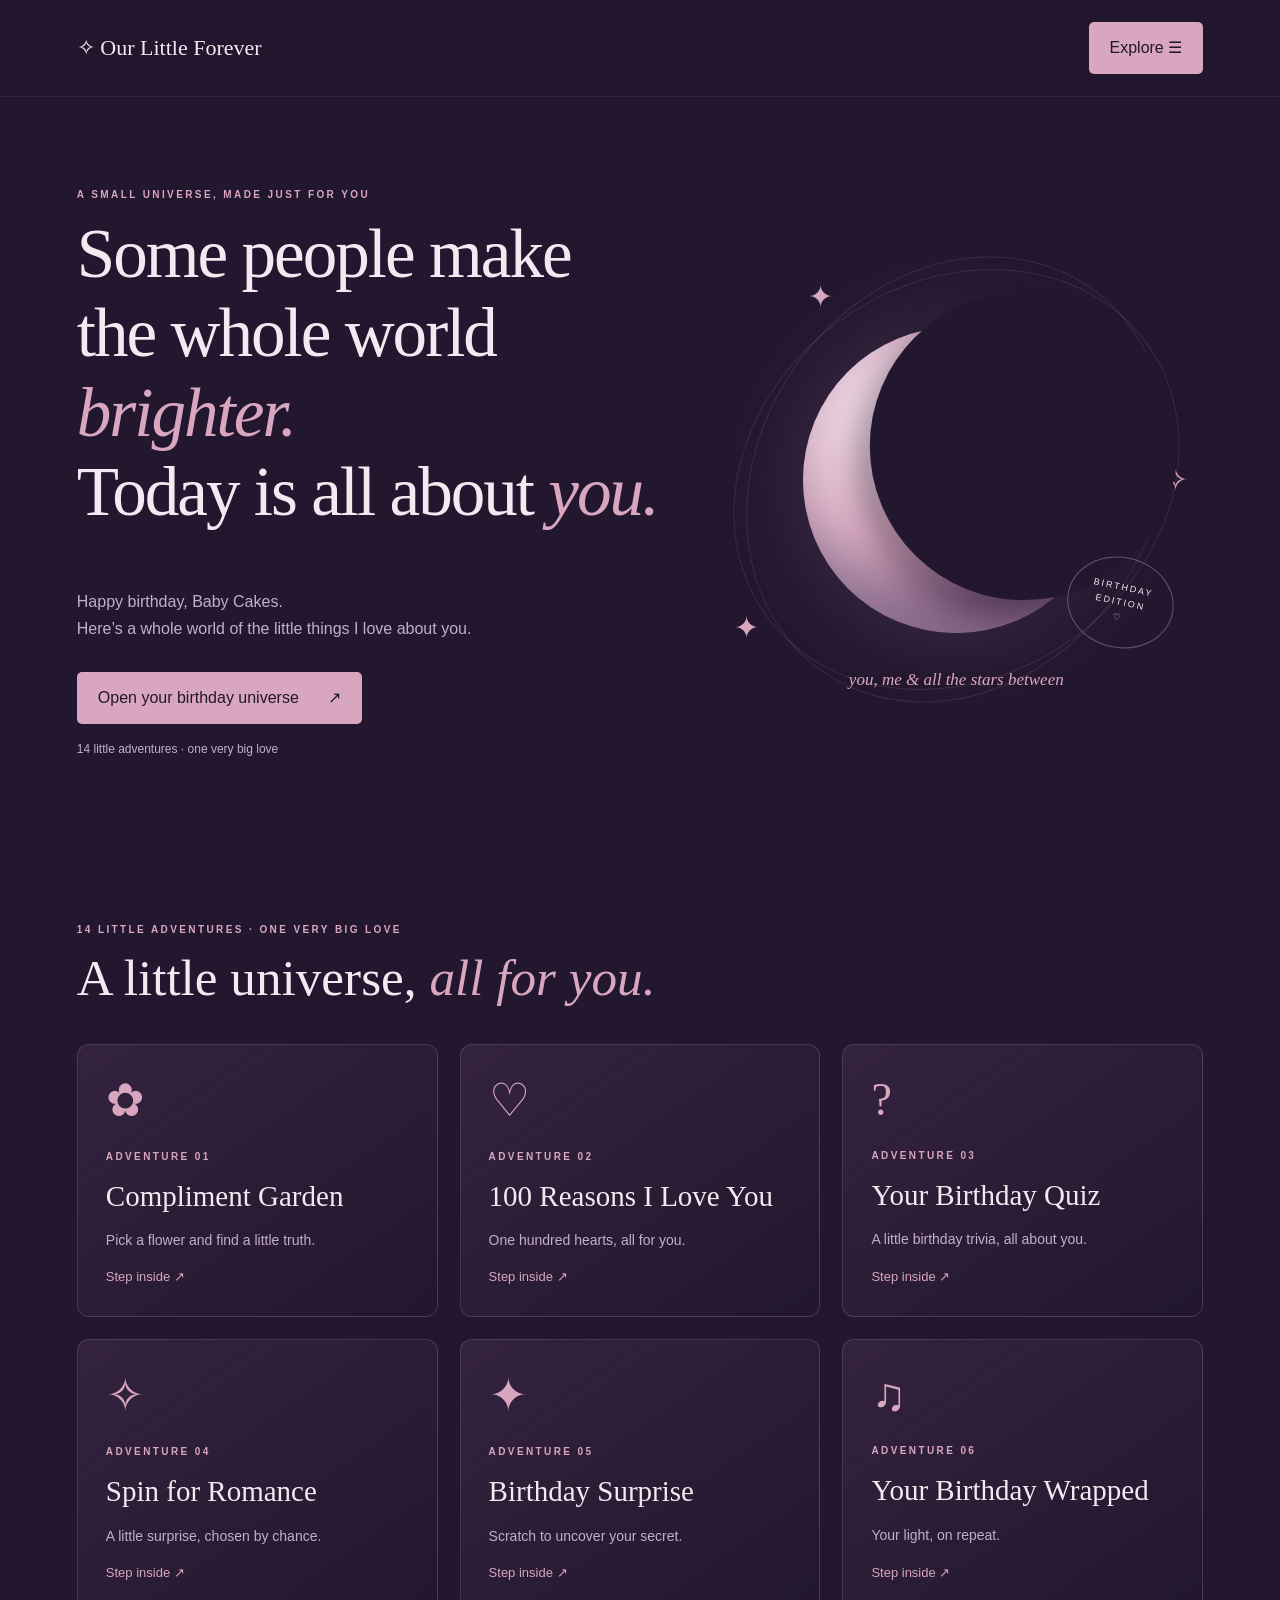
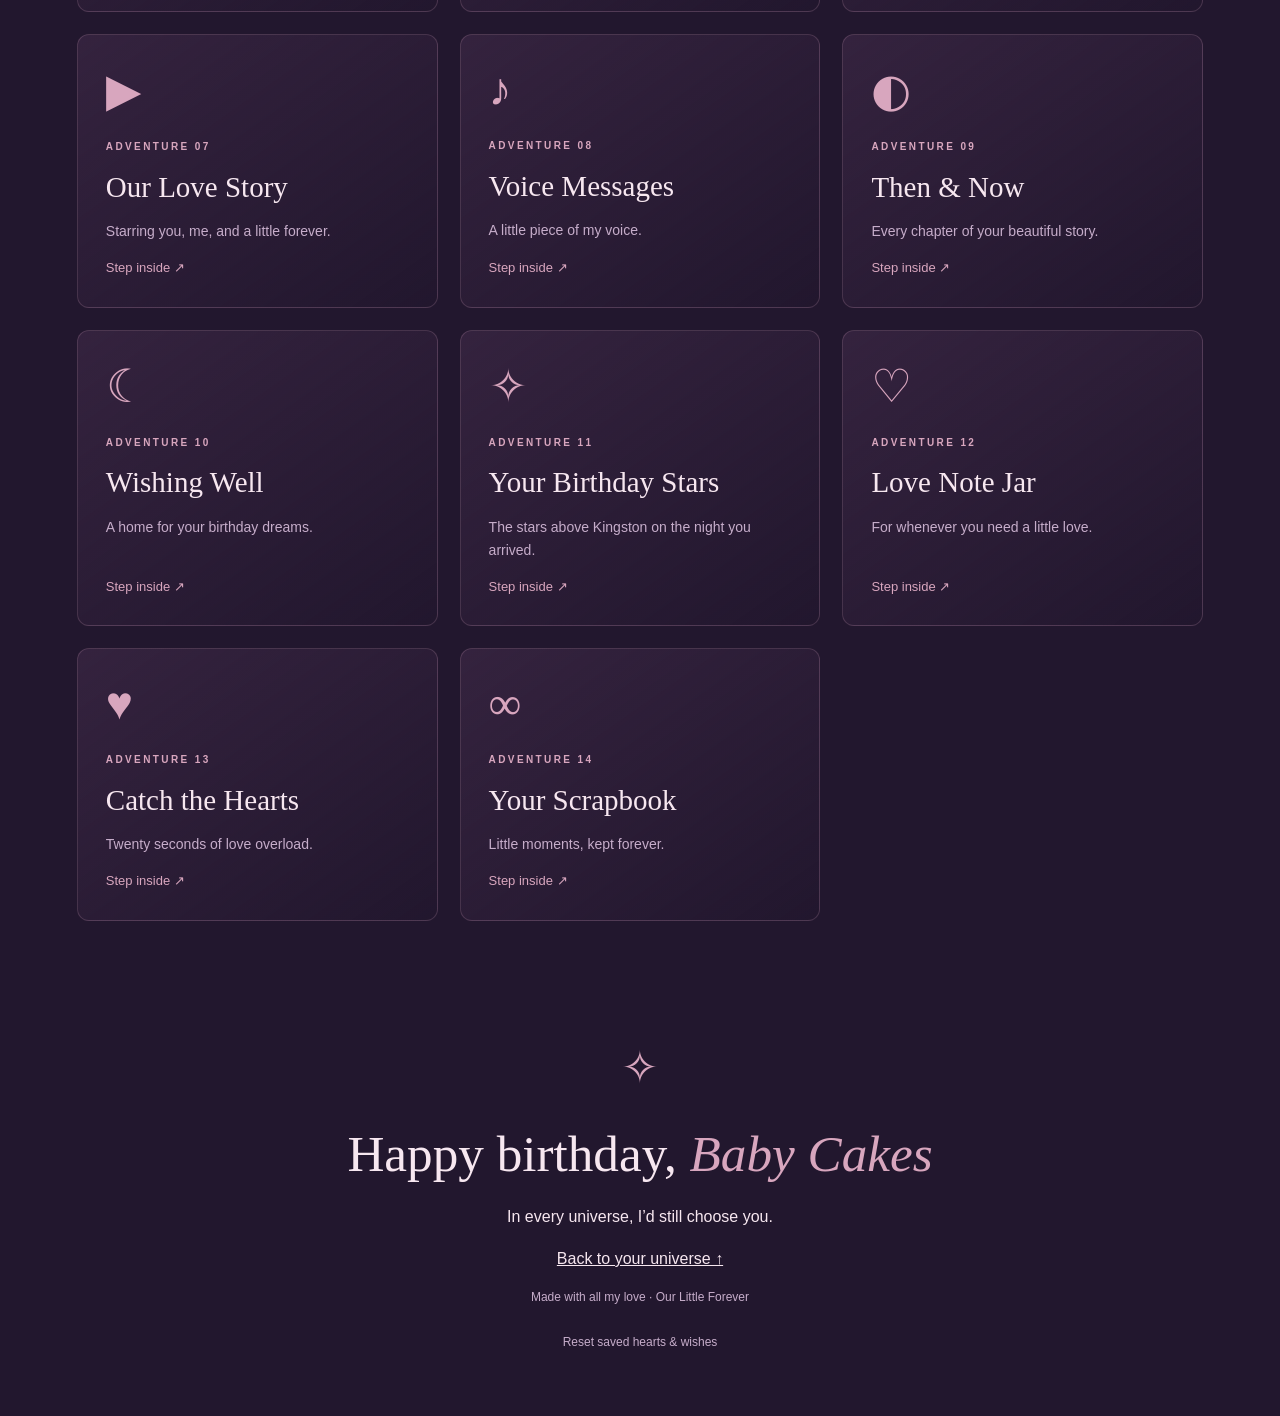
<file: index.html>
<!doctype html><html lang="en"><head><meta charset="utf-8"><meta name="viewport" content="width=device-width,initial-scale=1"><meta name="theme-color" content="#22172E"><meta name="description" content="A birthday universe for Baby Cakes. Fourteen little ways to say I love you."><title>Your Birthday Universe · Our Little Forever</title><link rel="stylesheet" href="style.css?v=photos-story-20261114"></head><body><a class="skip" href="#main">Skip to content</a><header><a class="brand" href="index.html">✧ Our Little Forever</a><button id="menu" aria-expanded="false" aria-controls="nav">Explore ☰</button><nav id="nav"><a href="index.html">Home</a><a href="garden.html">Compliment Garden</a><a href="reasons.html">100 Reasons I Love You</a><a href="quiz.html">Your Birthday Quiz</a><a href="wheel.html">Spin for Romance</a><a href="surprise.html">Birthday Surprise</a><a href="wrapped.html">Your Birthday Wrapped</a><a href="story.html">Our Love Story</a><a href="voice.html">Voice Messages</a><a href="photos.html">Then & Now</a><a href="wishes.html">Wishing Well</a><a href="constellation.html">Your Birthday Stars</a><a href="notes.html">Love Note Jar</a><a href="catch-hearts.html">Catch the Hearts</a><a href="scrapbook.html">Your Scrapbook</a></nav></header><main id="main"><section class="hero"><div class="hero-copy"><p class="eyebrow">A SMALL UNIVERSE, MADE JUST FOR YOU</p><h1>Some people make<br>the whole world <em>brighter.</em><br>Today is all about <em>you.</em></h1><p class="intro">Happy birthday, <span data-name>Baby Cakes</span>.<br>Here’s a whole world of the little things I love about you.</p><a class="button" href="#experiences">Open your birthday universe <span>↗</span></a><p class="tiny">14 little adventures · one very big love</p></div><div class="moon-art" aria-hidden="true"><div class="orbit o1"></div><div class="orbit o2"></div><span class="s s1">✦</span><span class="s s2">✧</span><span class="s s3">✦</span><div class="moon"></div><p>you, me & all the stars between</p><span class="seal">BIRTHDAY<br>EDITION<br>♡</span></div></section><section id="experiences" class="section"><p class="eyebrow">14 LITTLE ADVENTURES · ONE VERY BIG LOVE</p><h2>A little universe, <em>all for you.</em></h2><div class="destinations"><a class="destination" href="garden.html"><span class="destination-symbol" aria-hidden="true">✿</span><span class="tag">ADVENTURE 01</span><h3>Compliment Garden</h3><p>Pick a flower and find a little truth.</p><span class="destination-link">Step inside ↗</span></a><a class="destination" href="reasons.html"><span class="destination-symbol" aria-hidden="true">♡</span><span class="tag">ADVENTURE 02</span><h3>100 Reasons I Love You</h3><p>One hundred hearts, all for you.</p><span class="destination-link">Step inside ↗</span></a><a class="destination" href="quiz.html"><span class="destination-symbol" aria-hidden="true">?</span><span class="tag">ADVENTURE 03</span><h3>Your Birthday Quiz</h3><p>A little birthday trivia, all about you.</p><span class="destination-link">Step inside ↗</span></a><a class="destination" href="wheel.html"><span class="destination-symbol" aria-hidden="true">✧</span><span class="tag">ADVENTURE 04</span><h3>Spin for Romance</h3><p>A little surprise, chosen by chance.</p><span class="destination-link">Step inside ↗</span></a><a class="destination" href="surprise.html"><span class="destination-symbol" aria-hidden="true">✦</span><span class="tag">ADVENTURE 05</span><h3>Birthday Surprise</h3><p>Scratch to uncover your secret.</p><span class="destination-link">Step inside ↗</span></a><a class="destination" href="wrapped.html"><span class="destination-symbol" aria-hidden="true">♫</span><span class="tag">ADVENTURE 06</span><h3>Your Birthday Wrapped</h3><p>Your light, on repeat.</p><span class="destination-link">Step inside ↗</span></a><a class="destination" href="story.html"><span class="destination-symbol" aria-hidden="true">▶</span><span class="tag">ADVENTURE 07</span><h3>Our Love Story</h3><p>Starring you, me, and a little forever.</p><span class="destination-link">Step inside ↗</span></a><a class="destination" href="voice.html"><span class="destination-symbol" aria-hidden="true">♪</span><span class="tag">ADVENTURE 08</span><h3>Voice Messages</h3><p>A little piece of my voice.</p><span class="destination-link">Step inside ↗</span></a><a class="destination" href="photos.html"><span class="destination-symbol" aria-hidden="true">◐</span><span class="tag">ADVENTURE 09</span><h3>Then & Now</h3><p>Every chapter of your beautiful story.</p><span class="destination-link">Step inside ↗</span></a><a class="destination" href="wishes.html"><span class="destination-symbol" aria-hidden="true">☾</span><span class="tag">ADVENTURE 10</span><h3>Wishing Well</h3><p>A home for your birthday dreams.</p><span class="destination-link">Step inside ↗</span></a><a class="destination" href="constellation.html"><span class="destination-symbol" aria-hidden="true">✧</span><span class="tag">ADVENTURE 11</span><h3>Your Birthday Stars</h3><p>The stars above Kingston on the night you arrived.</p><span class="destination-link">Step inside ↗</span></a><a class="destination" href="notes.html"><span class="destination-symbol" aria-hidden="true">♡</span><span class="tag">ADVENTURE 12</span><h3>Love Note Jar</h3><p>For whenever you need a little love.</p><span class="destination-link">Step inside ↗</span></a><a class="destination" href="catch-hearts.html"><span class="destination-symbol" aria-hidden="true">♥</span><span class="tag">ADVENTURE 13</span><h3>Catch the Hearts</h3><p>Twenty seconds of love overload.</p><span class="destination-link">Step inside ↗</span></a><a class="destination" href="scrapbook.html"><span class="destination-symbol" aria-hidden="true">∞</span><span class="tag">ADVENTURE 14</span><h3>Your Scrapbook</h3><p>Little moments, kept forever.</p><span class="destination-link">Step inside ↗</span></a></div></section><footer><span>✧</span><h2>Happy birthday, <em data-name>Baby Cakes.</em></h2><p>In every universe, I’d still choose you.</p><a href="index.html">Back to your universe ↑</a><p class="tiny">Made with all my love · Our Little Forever</p><button id="reset">Reset saved hearts & wishes</button></footer></main><div id="toast" role="status"></div><script src="content.js?v=photos-story-20261114"></script><script src="app.js?v=photos-story-20261114"></script></body></html>
</file>
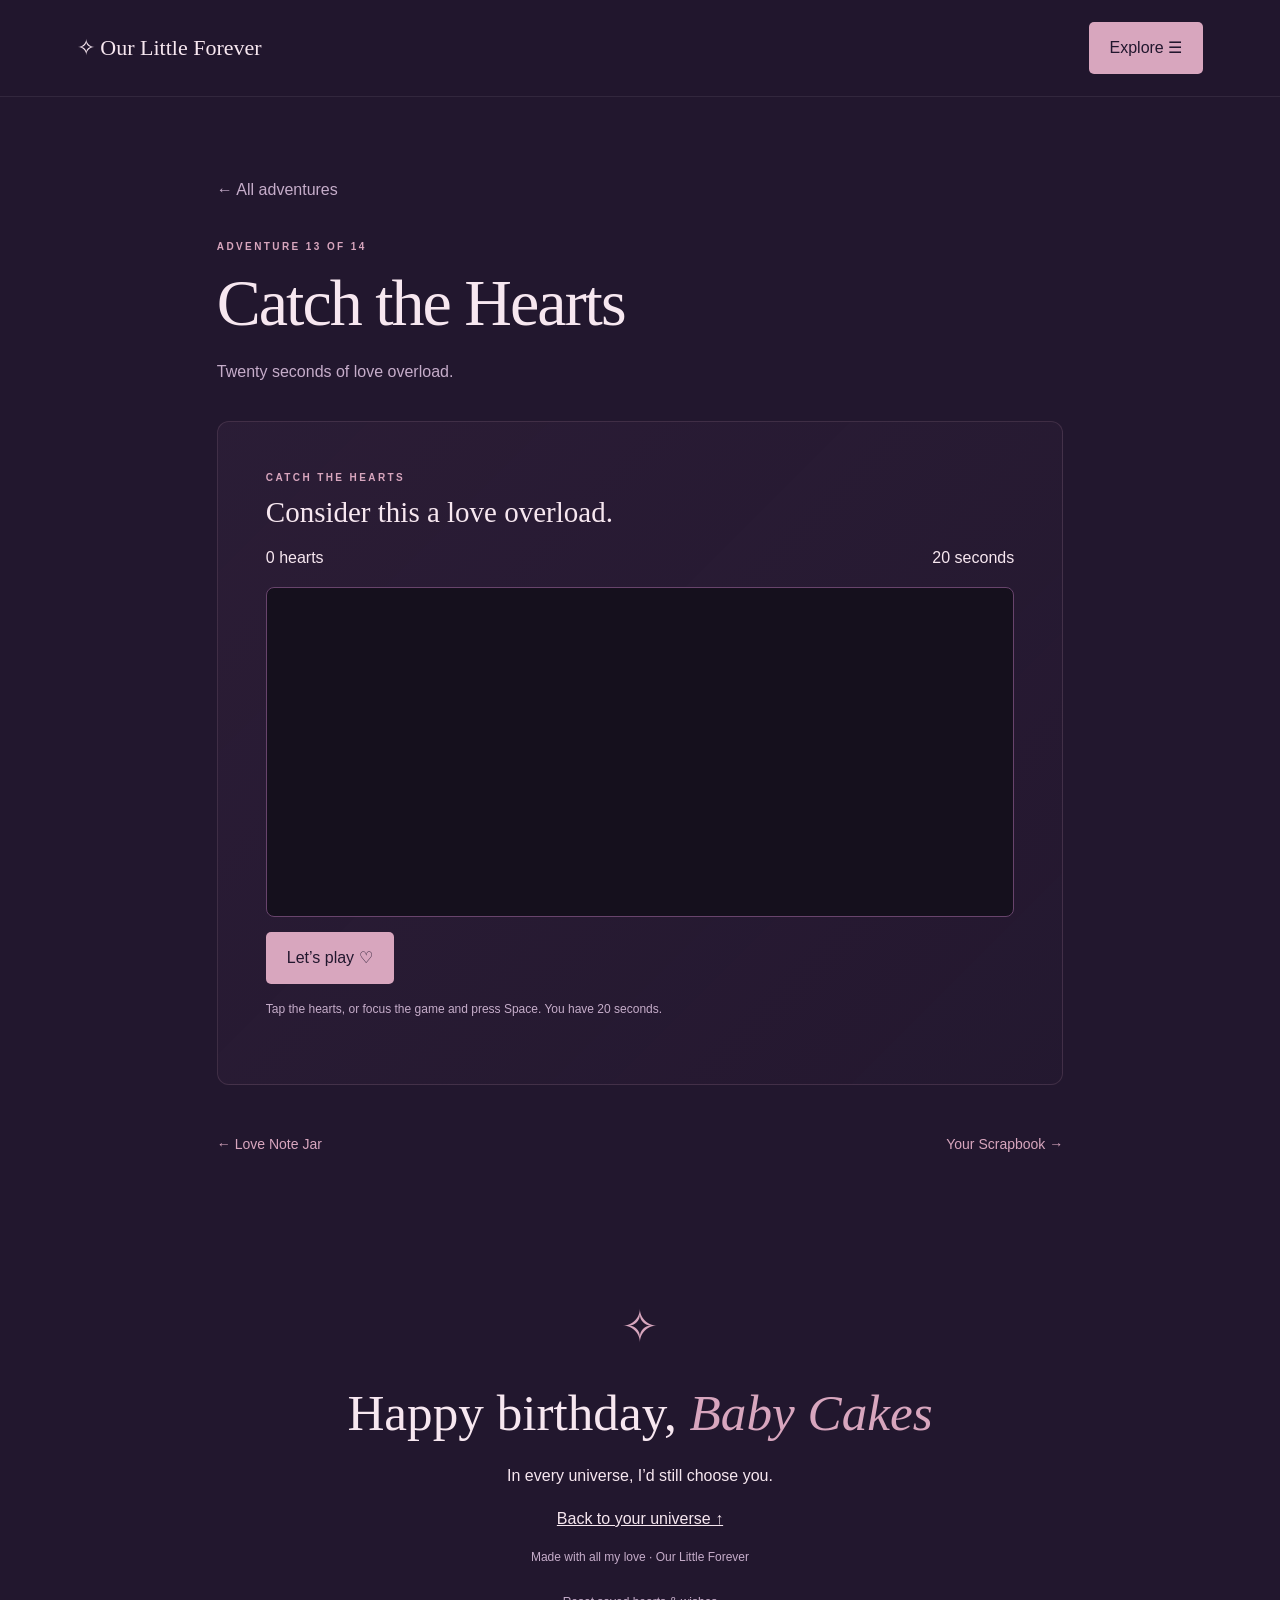
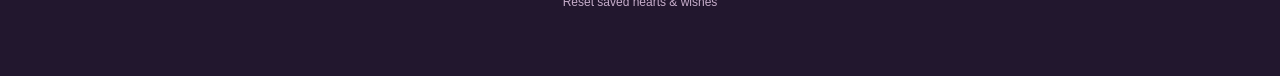
<file: catch-hearts.html>
<!doctype html><html lang="en"><head><meta charset="utf-8"><meta name="viewport" content="width=device-width,initial-scale=1"><meta name="theme-color" content="#22172E"><meta name="description" content="A birthday universe for Baby Cakes. Fourteen little ways to say I love you."><title>Catch the Hearts · Our Little Forever</title><link rel="stylesheet" href="style.css?v=photos-story-20261114"></head><body><a class="skip" href="#main">Skip to content</a><header><a class="brand" href="index.html">✧ Our Little Forever</a><button id="menu" aria-expanded="false" aria-controls="nav">Explore ☰</button><nav id="nav"><a href="index.html">Home</a><a href="garden.html">Compliment Garden</a><a href="reasons.html">100 Reasons I Love You</a><a href="quiz.html">Your Birthday Quiz</a><a href="wheel.html">Spin for Romance</a><a href="surprise.html">Birthday Surprise</a><a href="wrapped.html">Your Birthday Wrapped</a><a href="story.html">Our Love Story</a><a href="voice.html">Voice Messages</a><a href="photos.html">Then & Now</a><a href="wishes.html">Wishing Well</a><a href="constellation.html">Your Birthday Stars</a><a href="notes.html">Love Note Jar</a><a href="catch-hearts.html" aria-current="page">Catch the Hearts</a><a href="scrapbook.html">Your Scrapbook</a></nav></header><main id="main"><section class="section experience-page"><a class="back-link" href="index.html#experiences">← All adventures</a><p class="eyebrow">ADVENTURE 13 OF 14</p><h1>Catch the Hearts</h1><p class="page-intro">Twenty seconds of love overload.</p><article class="card"><p class="tag">CATCH THE HEARTS</p><h3>Consider this a love overload.</h3><div class="row"><span id="game-score">0 hearts</span><span id="game-time">20 seconds</span></div><div id="arena" tabindex="0" aria-label="Heart catching game: tap hearts or press Space when a heart appears"></div><button id="start-game">Let’s play ♡</button><p class="tiny">Tap the hearts, or focus the game and press Space. You have 20 seconds.</p><p id="game-result" aria-live="polite"></p></article><nav class="page-turns" aria-label="Adventure navigation"><a href="notes.html">← Love Note Jar</a><a href="scrapbook.html">Your Scrapbook →</a></nav></section><footer><span>✧</span><h2>Happy birthday, <em data-name>Baby Cakes.</em></h2><p>In every universe, I’d still choose you.</p><a href="index.html">Back to your universe ↑</a><p class="tiny">Made with all my love · Our Little Forever</p><button id="reset">Reset saved hearts & wishes</button></footer></main><div id="toast" role="status"></div><script src="content.js?v=photos-story-20261114"></script><script src="app.js?v=photos-story-20261114"></script></body></html>
</file>
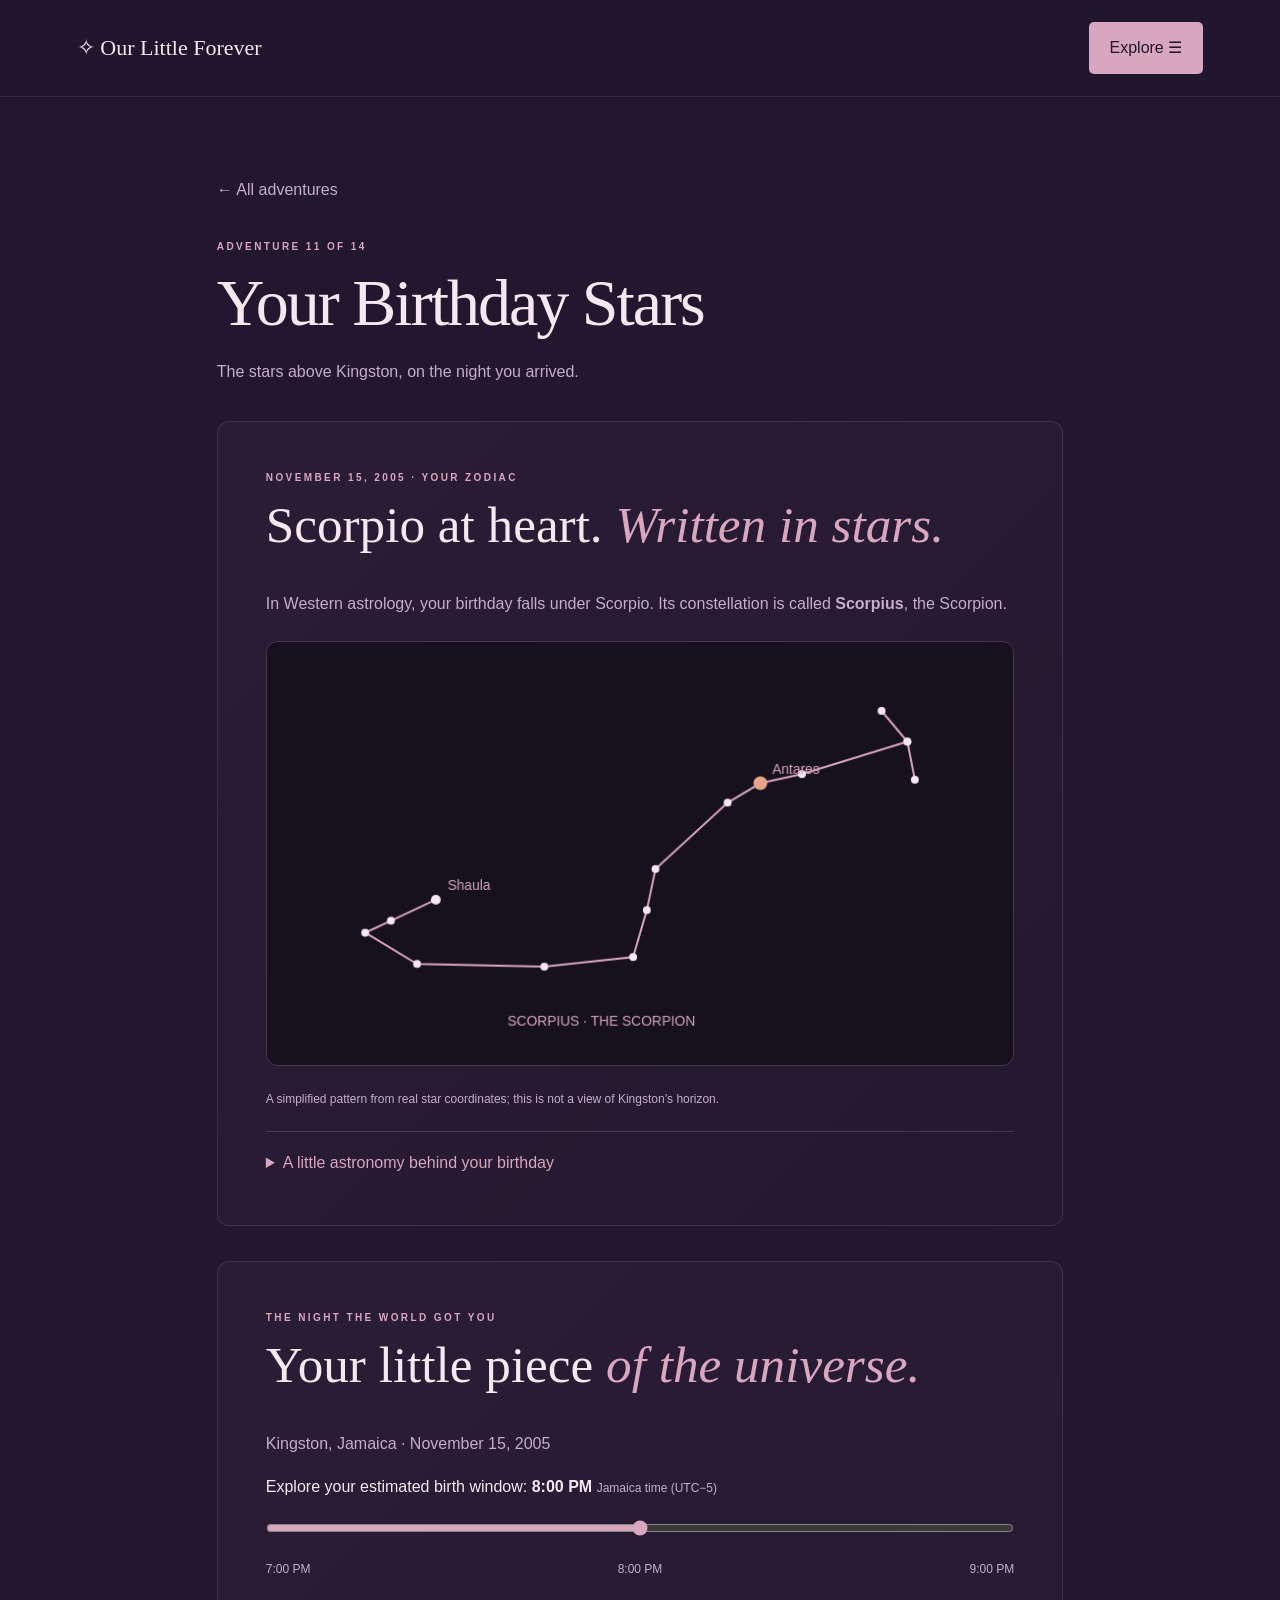
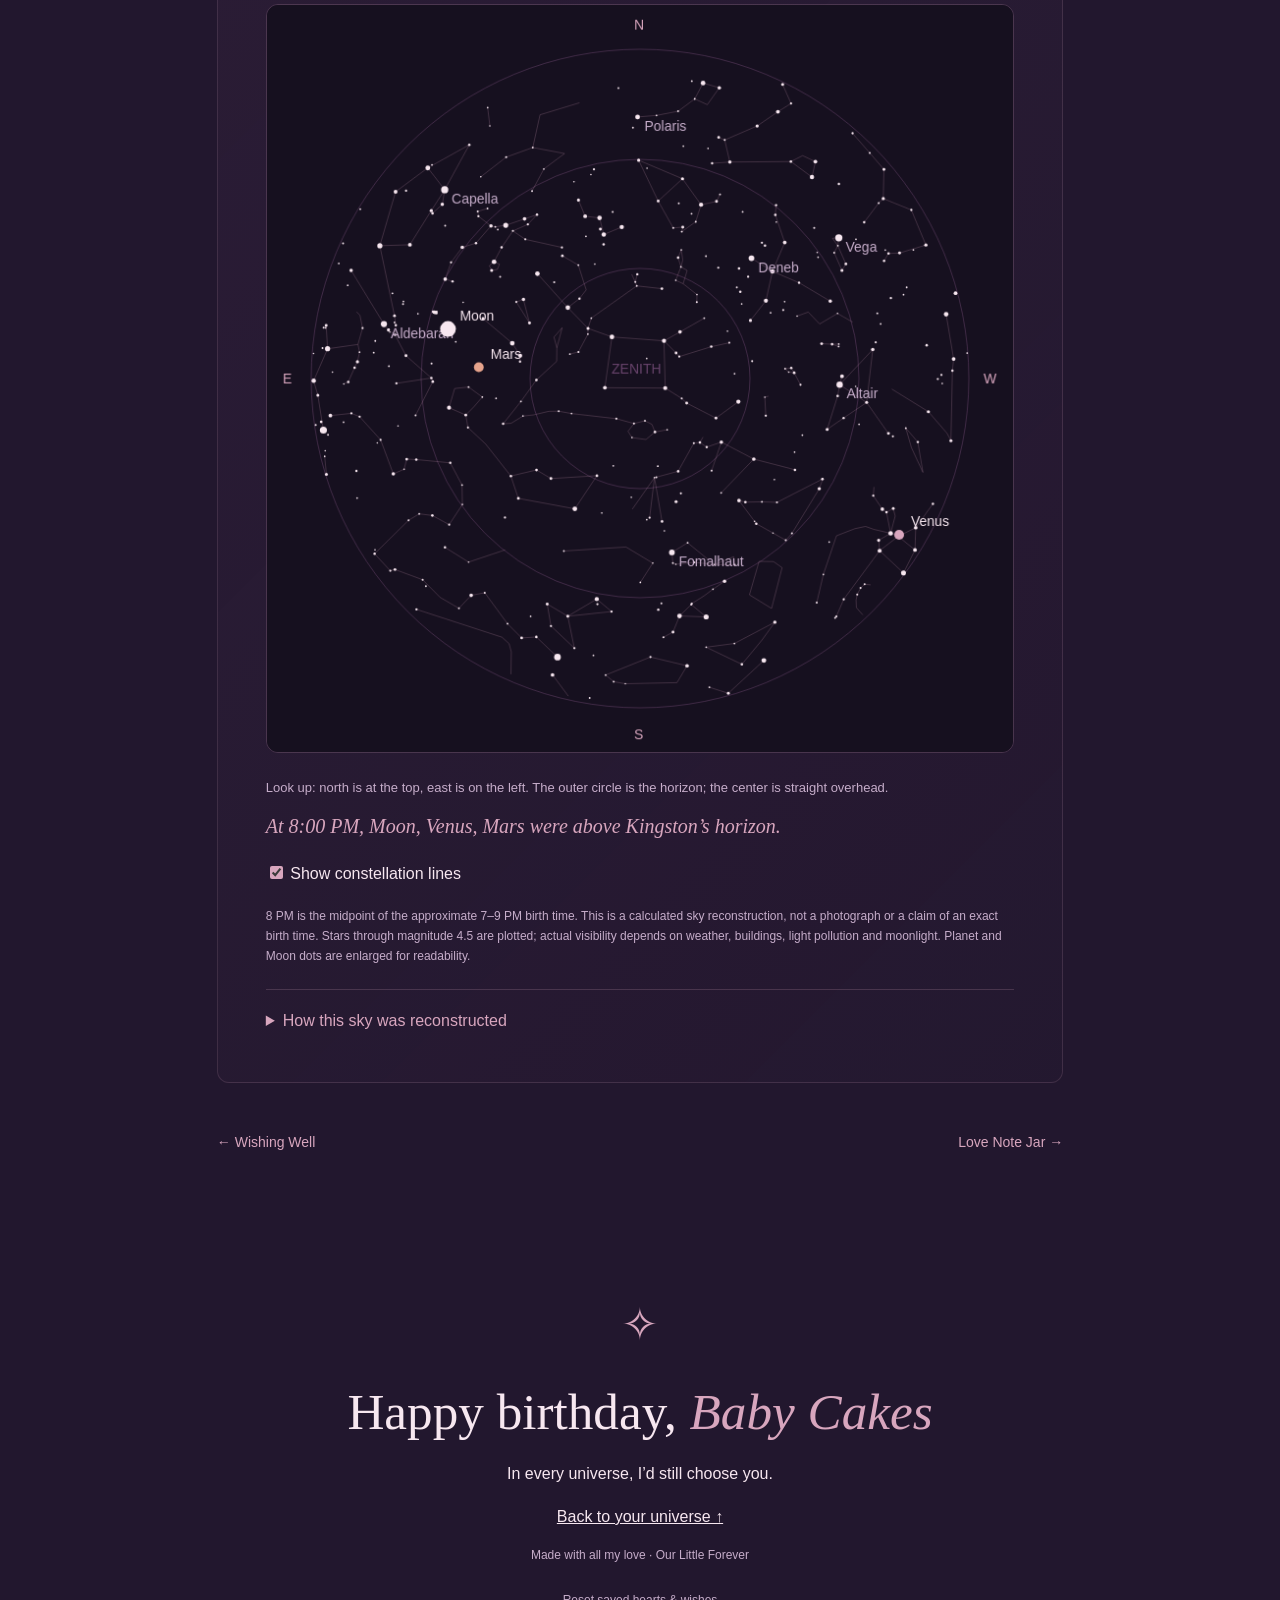
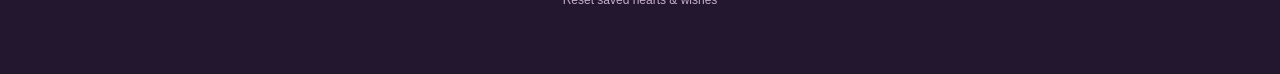
<file: constellation.html>
<!doctype html><html lang="en"><head><meta charset="utf-8"><meta name="viewport" content="width=device-width,initial-scale=1"><meta name="theme-color" content="#22172E"><meta name="description" content="A birthday universe for Baby Cakes. Fourteen little ways to say I love you."><title>Your Birthday Stars · Our Little Forever</title><link rel="stylesheet" href="style.css?v=photos-story-20261114"></head><body><a class="skip" href="#main">Skip to content</a><header><a class="brand" href="index.html">✧ Our Little Forever</a><button id="menu" aria-expanded="false" aria-controls="nav">Explore ☰</button><nav id="nav"><a href="index.html">Home</a><a href="garden.html">Compliment Garden</a><a href="reasons.html">100 Reasons I Love You</a><a href="quiz.html">Your Birthday Quiz</a><a href="wheel.html">Spin for Romance</a><a href="surprise.html">Birthday Surprise</a><a href="wrapped.html">Your Birthday Wrapped</a><a href="story.html">Our Love Story</a><a href="voice.html">Voice Messages</a><a href="photos.html">Then & Now</a><a href="wishes.html">Wishing Well</a><a href="constellation.html" aria-current="page">Your Birthday Stars</a><a href="notes.html">Love Note Jar</a><a href="catch-hearts.html">Catch the Hearts</a><a href="scrapbook.html">Your Scrapbook</a></nav></header><main id="main"><section class="section experience-page"><a class="back-link" href="index.html#experiences">← All adventures</a><p class="eyebrow">ADVENTURE 11 OF 14</p><h1>Your Birthday Stars</h1><p class="page-intro">The stars above Kingston, on the night you arrived.</p><article class="card birthday-stars"><p class="tag">NOVEMBER 15, 2005 · YOUR ZODIAC</p><h2>Scorpio at heart. <em>Written in stars.</em></h2><p>In Western astrology, your birthday falls under Scorpio. Its constellation is called <strong>Scorpius</strong>, the Scorpion.</p><canvas id="zodiac-map" width="760" height="430" role="img" aria-label="Scorpius constellation star pattern, with Antares and Shaula labeled"></canvas><p class="tiny">A simplified pattern from real star coordinates; this is not a view of Kingston’s horizon.</p><details><summary>A little astronomy behind your birthday</summary><p>The zodiac sign and the Sun’s actual constellation are different systems. The Sun was in <strong>Libra</strong> on your birthday; your Western zodiac sign is <strong>Scorpio</strong>.</p><a href="https://physics.weber.edu/palen/clearinghouse/labs/Planisphere/sign.html" target="_blank" rel="noopener">Compare the astronomical and astrological dates ↗</a></details></article><article class="card birth-sky"><p class="tag">THE NIGHT THE WORLD GOT YOU</p><h2>Your little piece <em>of the universe.</em></h2><p>Kingston, Jamaica · November 15, 2005</p><label for="birth-time">Explore your estimated birth window: <strong id="birth-time-label">8:00 PM</strong> <span class="tiny">Jamaica time (UTC−5)</span></label><input id="birth-time" type="range" min="1140" max="1260" step="15" value="1200"><div class="row tiny"><span>7:00 PM</span><span>8:00 PM</span><span>9:00 PM</span></div><canvas id="birth-sky-map" width="760" height="760" role="img" aria-label="Calculated sky above Kingston at the selected birth-window time"></canvas><p class="sky-orientation">Look up: north is at the top, east is on the left. The outer circle is the horizon; the center is straight overhead.</p><p id="sky-summary" class="response" aria-live="polite"></p><label class="sky-toggle"><input id="sky-lines" type="checkbox" checked> Show constellation lines</label><p class="tiny">8 PM is the midpoint of the approximate 7–9 PM birth time. This is a calculated sky reconstruction, not a photograph or a claim of an exact birth time. Stars through magnitude 4.5 are plotted; actual visibility depends on weather, buildings, light pollution and moonlight. Planet and Moon dots are enlarged for readability.</p><details><summary>How this sky was reconstructed</summary><p>Location: central Kingston, 17.971° N, 76.793° W, sea-level approximation. Times use Jamaica’s UTC−5 offset; 8 PM local is November 16, 2005, 01:00 UTC. Positions are calculated at 15-minute intervals with precession and standard atmospheric refraction. Stellar proper motion is not applied; this is an illustrative sky chart rather than precision astrometry.</p><p>Calculations: <a href="https://github.com/cosinekitty/astronomy">Astronomy Engine by Don Cross</a>. Stars and constellation lines: <a href="https://github.com/ofrohn/d3-celestial">d3-celestial by Olaf Frohn</a>, including XHIP catalogue data. <a href="assets/ASTRONOMY-LICENSES.txt">Credits and licenses</a>.</p></details></article><nav class="page-turns" aria-label="Adventure navigation"><a href="wishes.html">← Wishing Well</a><a href="notes.html">Love Note Jar →</a></nav></section><footer><span>✧</span><h2>Happy birthday, <em data-name>Baby Cakes.</em></h2><p>In every universe, I’d still choose you.</p><a href="index.html">Back to your universe ↑</a><p class="tiny">Made with all my love · Our Little Forever</p><button id="reset">Reset saved hearts & wishes</button></footer></main><div id="toast" role="status"></div><script src="content.js?v=photos-story-20261114"></script><script src="app.js?v=photos-story-20261114"></script><script src="sky-data.js"></script><script src="sky.js"></script></body></html>
</file>
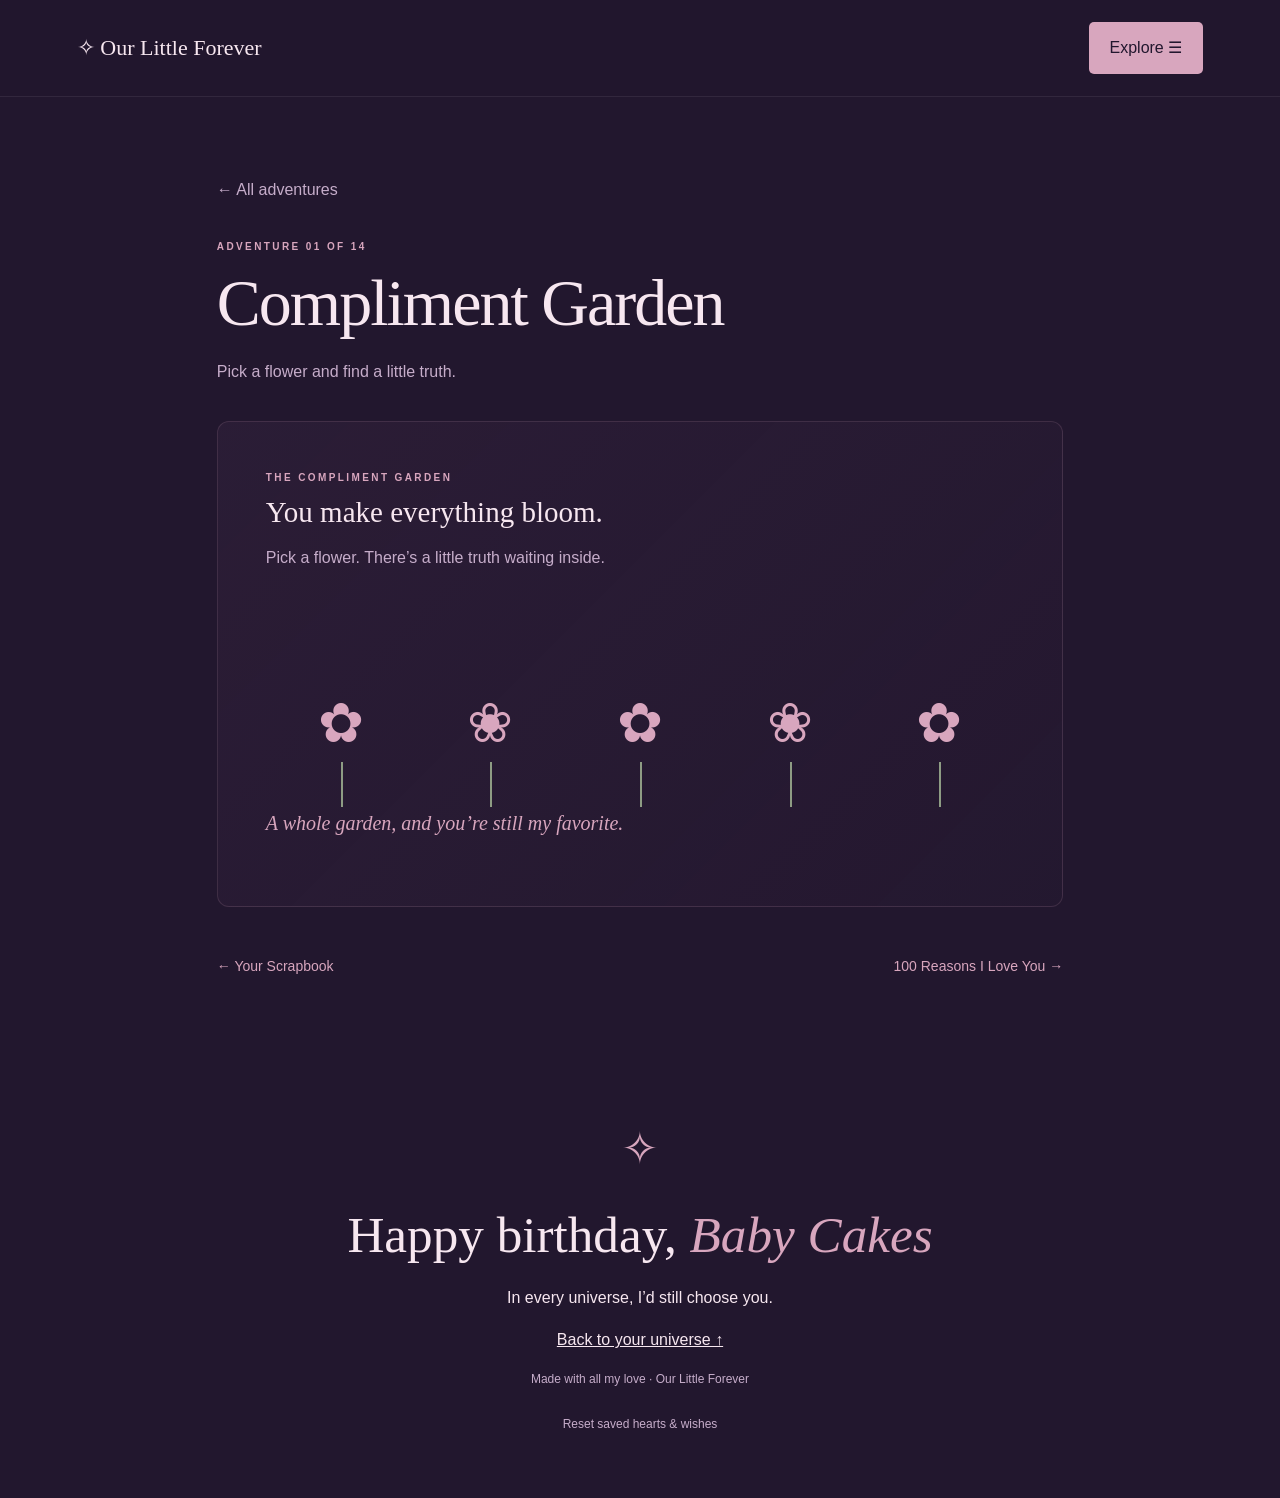
<file: garden.html>
<!doctype html><html lang="en"><head><meta charset="utf-8"><meta name="viewport" content="width=device-width,initial-scale=1"><meta name="theme-color" content="#22172E"><meta name="description" content="A birthday universe for Baby Cakes. Fourteen little ways to say I love you."><title>Compliment Garden · Our Little Forever</title><link rel="stylesheet" href="style.css?v=photos-story-20261114"></head><body><a class="skip" href="#main">Skip to content</a><header><a class="brand" href="index.html">✧ Our Little Forever</a><button id="menu" aria-expanded="false" aria-controls="nav">Explore ☰</button><nav id="nav"><a href="index.html">Home</a><a href="garden.html" aria-current="page">Compliment Garden</a><a href="reasons.html">100 Reasons I Love You</a><a href="quiz.html">Your Birthday Quiz</a><a href="wheel.html">Spin for Romance</a><a href="surprise.html">Birthday Surprise</a><a href="wrapped.html">Your Birthday Wrapped</a><a href="story.html">Our Love Story</a><a href="voice.html">Voice Messages</a><a href="photos.html">Then & Now</a><a href="wishes.html">Wishing Well</a><a href="constellation.html">Your Birthday Stars</a><a href="notes.html">Love Note Jar</a><a href="catch-hearts.html">Catch the Hearts</a><a href="scrapbook.html">Your Scrapbook</a></nav></header><main id="main"><section class="section experience-page"><a class="back-link" href="index.html#experiences">← All adventures</a><p class="eyebrow">ADVENTURE 01 OF 14</p><h1>Compliment Garden</h1><p class="page-intro">Pick a flower and find a little truth.</p><article id="garden" class="card wide"><p class="tag">THE COMPLIMENT GARDEN</p><h3>You make everything bloom.</h3><p>Pick a flower. There’s a little truth waiting inside.</p><div id="flowers" class="flowers"></div><p id="compliment" class="response" aria-live="polite">A whole garden, and you’re still my favorite.</p></article><nav class="page-turns" aria-label="Adventure navigation"><a href="scrapbook.html">← Your Scrapbook</a><a href="reasons.html">100 Reasons I Love You →</a></nav></section><footer><span>✧</span><h2>Happy birthday, <em data-name>Baby Cakes.</em></h2><p>In every universe, I’d still choose you.</p><a href="index.html">Back to your universe ↑</a><p class="tiny">Made with all my love · Our Little Forever</p><button id="reset">Reset saved hearts & wishes</button></footer></main><div id="toast" role="status"></div><script src="content.js?v=photos-story-20261114"></script><script src="app.js?v=photos-story-20261114"></script></body></html>
</file>
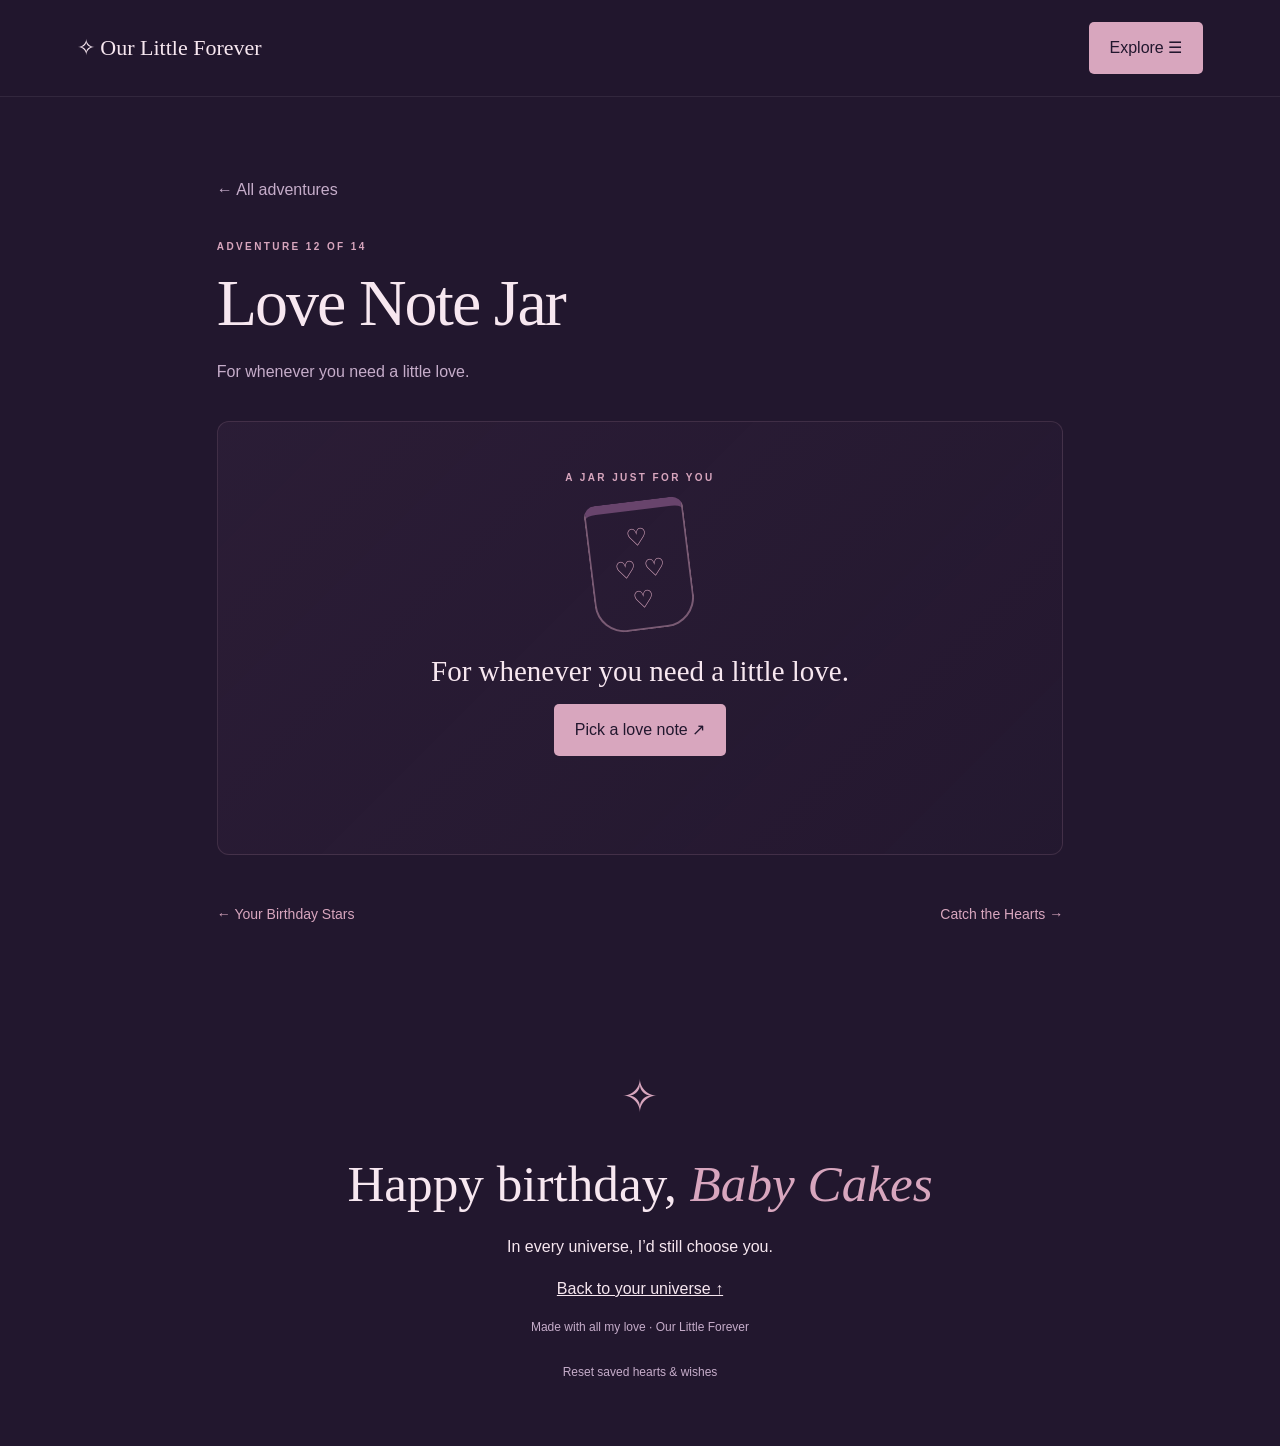
<file: notes.html>
<!doctype html><html lang="en"><head><meta charset="utf-8"><meta name="viewport" content="width=device-width,initial-scale=1"><meta name="theme-color" content="#22172E"><meta name="description" content="A birthday universe for Baby Cakes. Fourteen little ways to say I love you."><title>Love Note Jar · Our Little Forever</title><link rel="stylesheet" href="style.css?v=photos-story-20261114"></head><body><a class="skip" href="#main">Skip to content</a><header><a class="brand" href="index.html">✧ Our Little Forever</a><button id="menu" aria-expanded="false" aria-controls="nav">Explore ☰</button><nav id="nav"><a href="index.html">Home</a><a href="garden.html">Compliment Garden</a><a href="reasons.html">100 Reasons I Love You</a><a href="quiz.html">Your Birthday Quiz</a><a href="wheel.html">Spin for Romance</a><a href="surprise.html">Birthday Surprise</a><a href="wrapped.html">Your Birthday Wrapped</a><a href="story.html">Our Love Story</a><a href="voice.html">Voice Messages</a><a href="photos.html">Then & Now</a><a href="wishes.html">Wishing Well</a><a href="constellation.html">Your Birthday Stars</a><a href="notes.html" aria-current="page">Love Note Jar</a><a href="catch-hearts.html">Catch the Hearts</a><a href="scrapbook.html">Your Scrapbook</a></nav></header><main id="main"><section class="section experience-page"><a class="back-link" href="index.html#experiences">← All adventures</a><p class="eyebrow">ADVENTURE 12 OF 14</p><h1>Love Note Jar</h1><p class="page-intro">For whenever you need a little love.</p><article id="jar" class="card jar-card"><p class="tag">A JAR JUST FOR YOU</p><div class="jar" aria-hidden="true">♡<br>♡ ♡<br>♡</div><h3>For whenever you need a little love.</h3><button id="note">Pick a love note ↗</button><p id="note-text" class="response" aria-live="polite"></p></article><nav class="page-turns" aria-label="Adventure navigation"><a href="constellation.html">← Your Birthday Stars</a><a href="catch-hearts.html">Catch the Hearts →</a></nav></section><footer><span>✧</span><h2>Happy birthday, <em data-name>Baby Cakes.</em></h2><p>In every universe, I’d still choose you.</p><a href="index.html">Back to your universe ↑</a><p class="tiny">Made with all my love · Our Little Forever</p><button id="reset">Reset saved hearts & wishes</button></footer></main><div id="toast" role="status"></div><script src="content.js?v=photos-story-20261114"></script><script src="app.js?v=photos-story-20261114"></script></body></html>
</file>
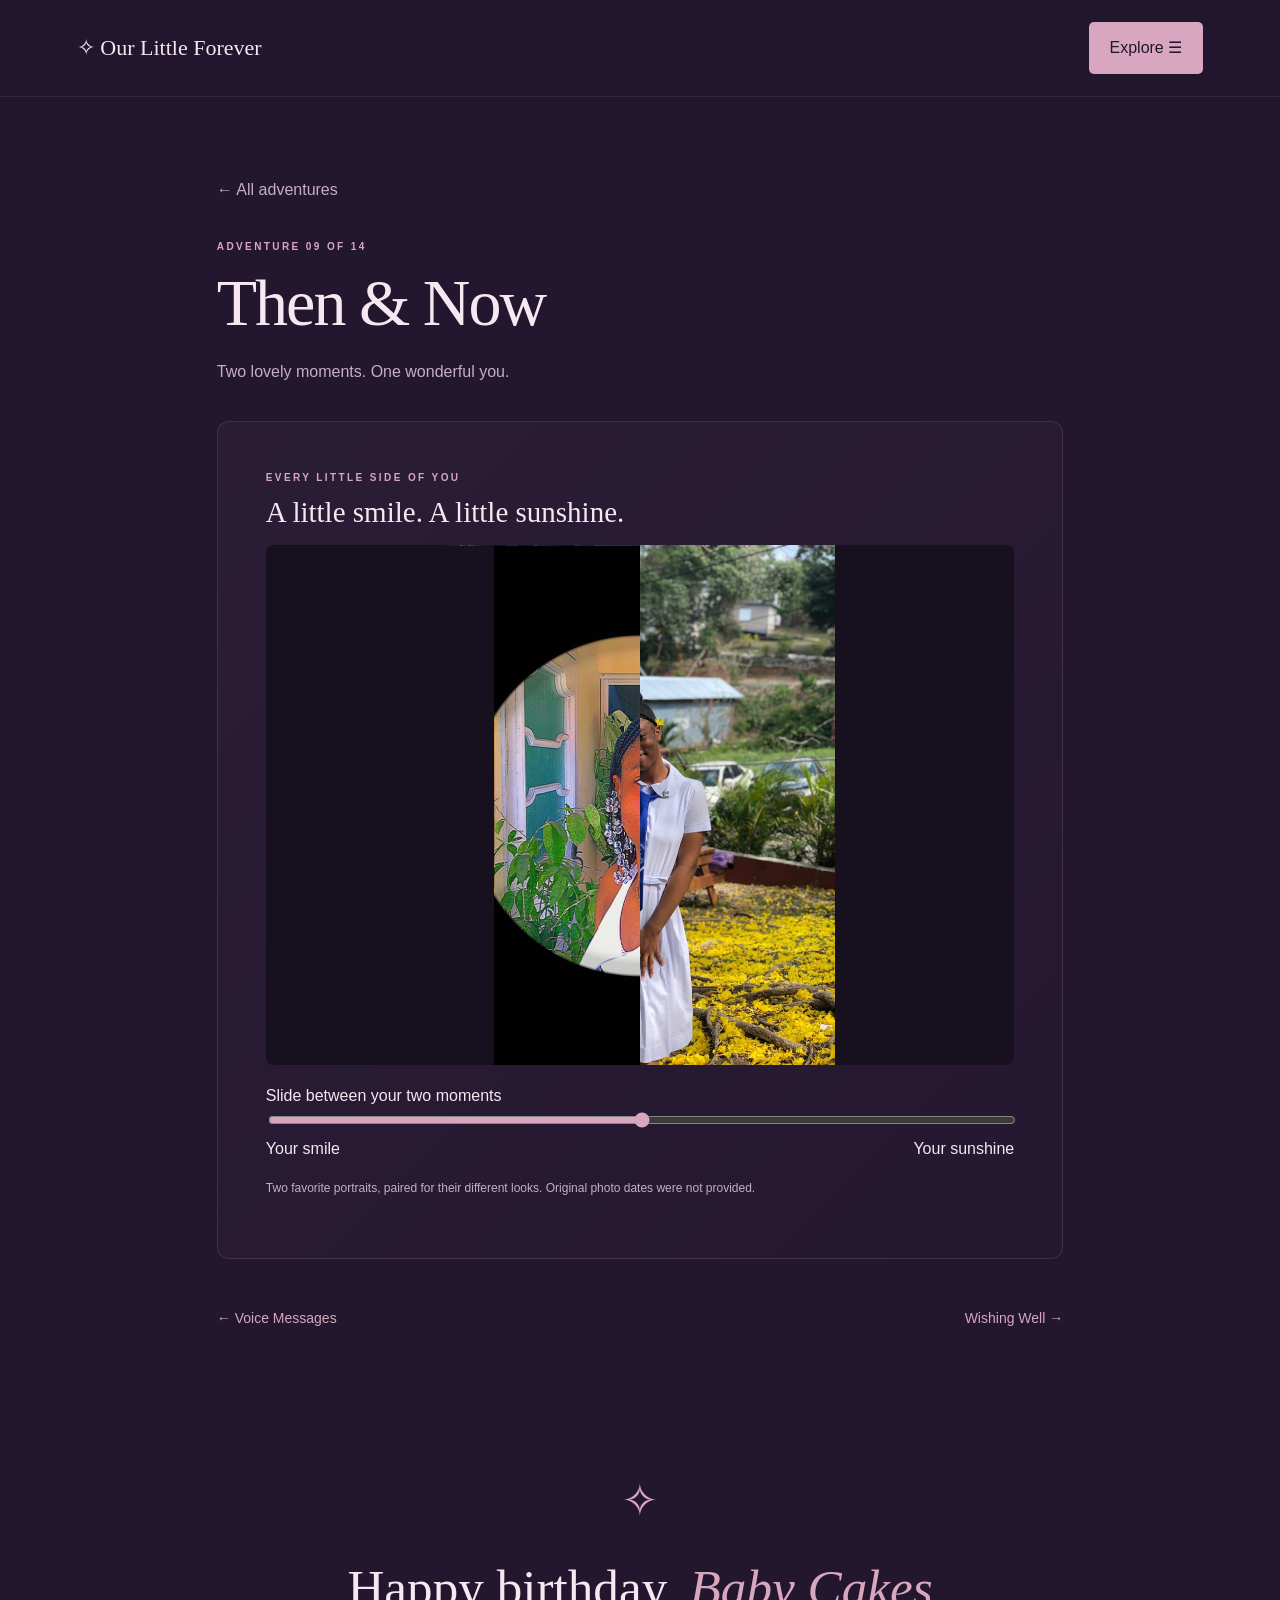
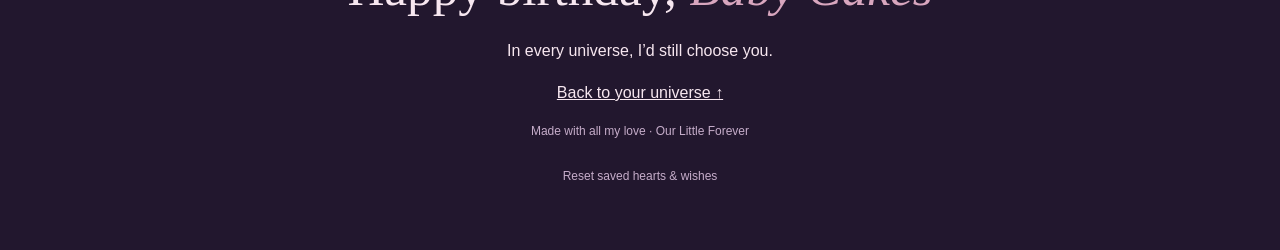
<file: photos.html>
<!doctype html><html lang="en"><head><meta charset="utf-8"><meta name="viewport" content="width=device-width,initial-scale=1"><meta name="theme-color" content="#22172E"><meta name="description" content="A birthday universe for Baby Cakes. Fourteen little ways to say I love you."><title>Then & Now · Our Little Forever</title><link rel="stylesheet" href="style.css?v=photos-story-20261114"></head><body><a class="skip" href="#main">Skip to content</a><header><a class="brand" href="index.html">✧ Our Little Forever</a><button id="menu" aria-expanded="false" aria-controls="nav">Explore ☰</button><nav id="nav"><a href="index.html">Home</a><a href="garden.html">Compliment Garden</a><a href="reasons.html">100 Reasons I Love You</a><a href="quiz.html">Your Birthday Quiz</a><a href="wheel.html">Spin for Romance</a><a href="surprise.html">Birthday Surprise</a><a href="wrapped.html">Your Birthday Wrapped</a><a href="story.html">Our Love Story</a><a href="voice.html">Voice Messages</a><a href="photos.html" aria-current="page">Then & Now</a><a href="wishes.html">Wishing Well</a><a href="constellation.html">Your Birthday Stars</a><a href="notes.html">Love Note Jar</a><a href="catch-hearts.html">Catch the Hearts</a><a href="scrapbook.html">Your Scrapbook</a></nav></header><main id="main"><section class="section experience-page"><a class="back-link" href="index.html#experiences">← All adventures</a><p class="eyebrow">ADVENTURE 09 OF 14</p><h1>Then & Now</h1><p class="page-intro">Two lovely moments. One wonderful you.</p><article class="card"><p class="tag">EVERY LITTLE SIDE OF YOU</p><h3>A little smile. A little sunshine.</h3><div class="comparison"><div id="after" class="photo"><span>NOW<br>Your next chapter ✧</span></div><div id="before" class="photo"><span>THEN<br>Your early chapters ♡</span></div></div><label class="slider-label">Slide between your two moments <input id="compare" type="range" min="0" max="100" value="50" aria-label="Reveal two portraits of Baby Cakes"></label><div class="row"><span>Your smile</span><span>Your sunshine</span></div><p class="tiny">Two favorite portraits, paired for their different looks. Original photo dates were not provided.</p></article><nav class="page-turns" aria-label="Adventure navigation"><a href="voice.html">← Voice Messages</a><a href="wishes.html">Wishing Well →</a></nav></section><footer><span>✧</span><h2>Happy birthday, <em data-name>Baby Cakes.</em></h2><p>In every universe, I’d still choose you.</p><a href="index.html">Back to your universe ↑</a><p class="tiny">Made with all my love · Our Little Forever</p><button id="reset">Reset saved hearts & wishes</button></footer></main><div id="toast" role="status"></div><script src="content.js?v=photos-story-20261114"></script><script src="app.js?v=photos-story-20261114"></script></body></html>
</file>
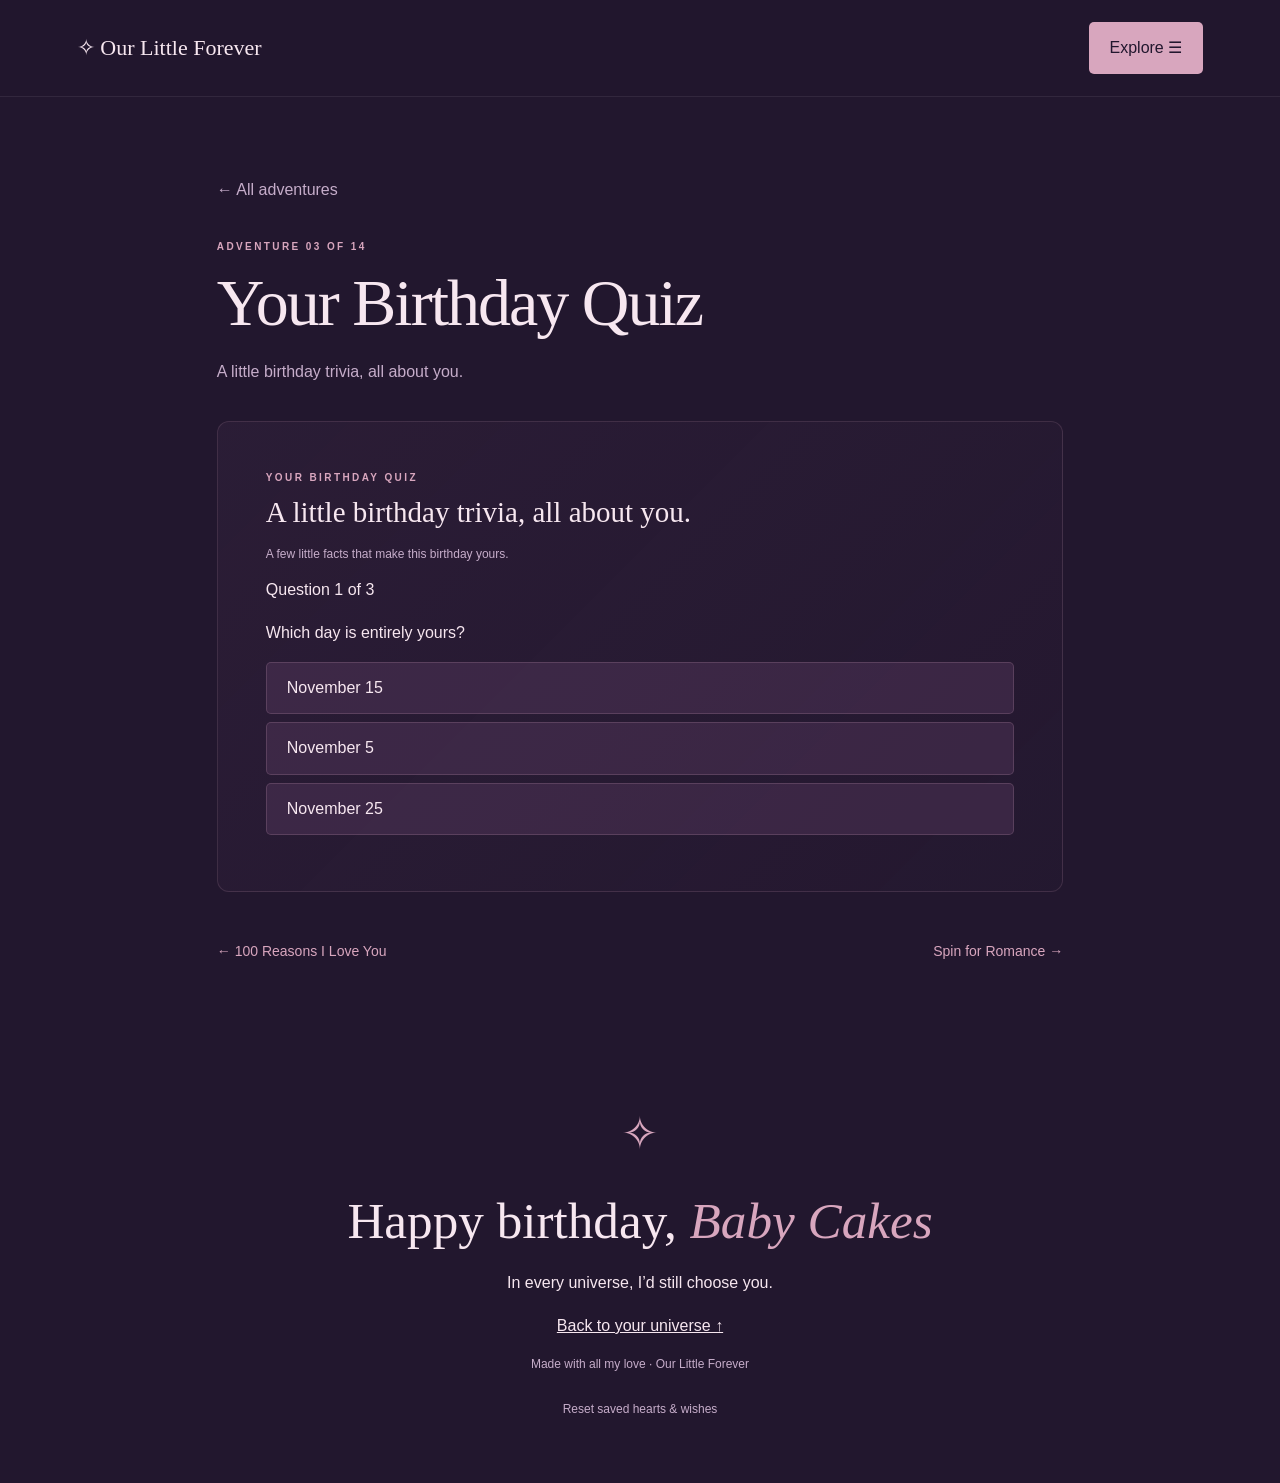
<file: quiz.html>
<!doctype html><html lang="en"><head><meta charset="utf-8"><meta name="viewport" content="width=device-width,initial-scale=1"><meta name="theme-color" content="#22172E"><meta name="description" content="A birthday universe for Baby Cakes. Fourteen little ways to say I love you."><title>Your Birthday Quiz · Our Little Forever</title><link rel="stylesheet" href="style.css?v=photos-story-20261114"></head><body><a class="skip" href="#main">Skip to content</a><header><a class="brand" href="index.html">✧ Our Little Forever</a><button id="menu" aria-expanded="false" aria-controls="nav">Explore ☰</button><nav id="nav"><a href="index.html">Home</a><a href="garden.html">Compliment Garden</a><a href="reasons.html">100 Reasons I Love You</a><a href="quiz.html" aria-current="page">Your Birthday Quiz</a><a href="wheel.html">Spin for Romance</a><a href="surprise.html">Birthday Surprise</a><a href="wrapped.html">Your Birthday Wrapped</a><a href="story.html">Our Love Story</a><a href="voice.html">Voice Messages</a><a href="photos.html">Then & Now</a><a href="wishes.html">Wishing Well</a><a href="constellation.html">Your Birthday Stars</a><a href="notes.html">Love Note Jar</a><a href="catch-hearts.html">Catch the Hearts</a><a href="scrapbook.html">Your Scrapbook</a></nav></header><main id="main"><section class="section experience-page"><a class="back-link" href="index.html#experiences">← All adventures</a><p class="eyebrow">ADVENTURE 03 OF 14</p><h1>Your Birthday Quiz</h1><p class="page-intro">A little birthday trivia, all about you.</p><article class="card"><p class="tag">YOUR BIRTHDAY QUIZ</p><h3>A little birthday trivia, all about you.</h3><p class="tiny">A few little facts that make this birthday yours.</p><div id="quiz"></div></article><nav class="page-turns" aria-label="Adventure navigation"><a href="reasons.html">← 100 Reasons I Love You</a><a href="wheel.html">Spin for Romance →</a></nav></section><footer><span>✧</span><h2>Happy birthday, <em data-name>Baby Cakes.</em></h2><p>In every universe, I’d still choose you.</p><a href="index.html">Back to your universe ↑</a><p class="tiny">Made with all my love · Our Little Forever</p><button id="reset">Reset saved hearts & wishes</button></footer></main><div id="toast" role="status"></div><script src="content.js?v=photos-story-20261114"></script><script src="app.js?v=photos-story-20261114"></script></body></html>
</file>
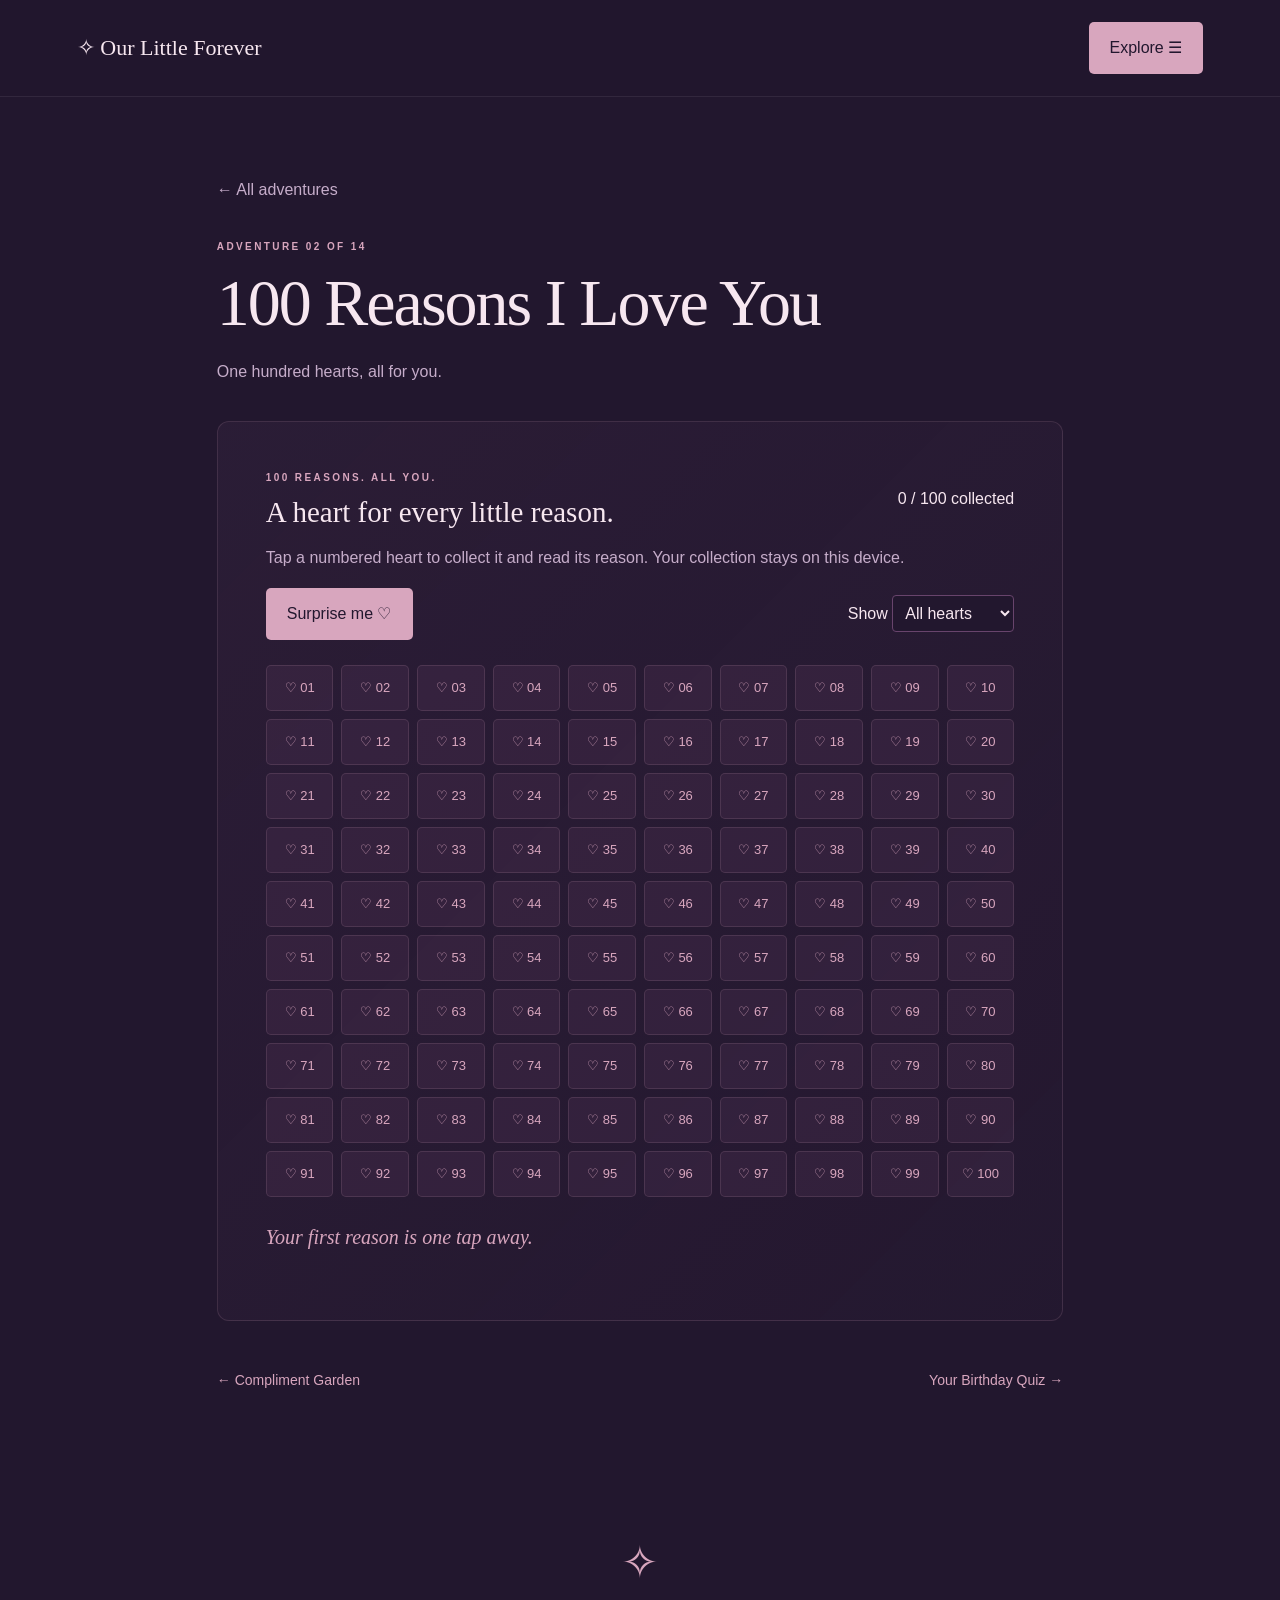
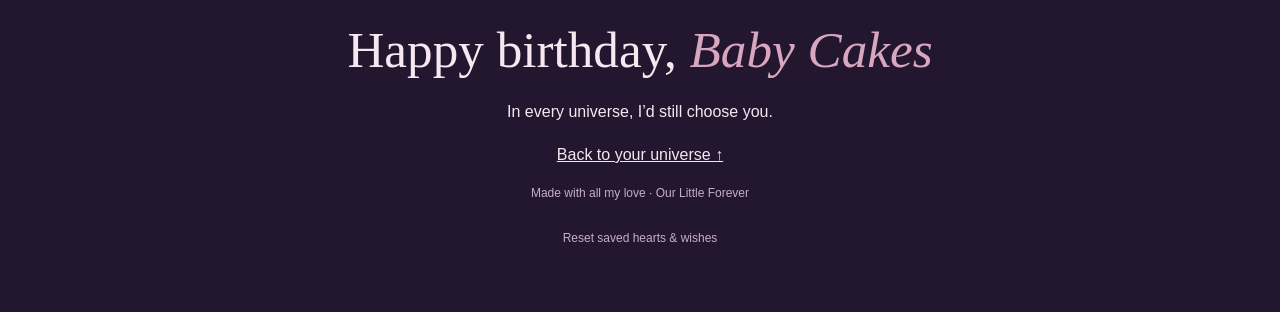
<file: reasons.html>
<!doctype html><html lang="en"><head><meta charset="utf-8"><meta name="viewport" content="width=device-width,initial-scale=1"><meta name="theme-color" content="#22172E"><meta name="description" content="A birthday universe for Baby Cakes. Fourteen little ways to say I love you."><title>100 Reasons I Love You · Our Little Forever</title><link rel="stylesheet" href="style.css?v=photos-story-20261114"></head><body><a class="skip" href="#main">Skip to content</a><header><a class="brand" href="index.html">✧ Our Little Forever</a><button id="menu" aria-expanded="false" aria-controls="nav">Explore ☰</button><nav id="nav"><a href="index.html">Home</a><a href="garden.html">Compliment Garden</a><a href="reasons.html" aria-current="page">100 Reasons I Love You</a><a href="quiz.html">Your Birthday Quiz</a><a href="wheel.html">Spin for Romance</a><a href="surprise.html">Birthday Surprise</a><a href="wrapped.html">Your Birthday Wrapped</a><a href="story.html">Our Love Story</a><a href="voice.html">Voice Messages</a><a href="photos.html">Then & Now</a><a href="wishes.html">Wishing Well</a><a href="constellation.html">Your Birthday Stars</a><a href="notes.html">Love Note Jar</a><a href="catch-hearts.html">Catch the Hearts</a><a href="scrapbook.html">Your Scrapbook</a></nav></header><main id="main"><section class="section experience-page"><a class="back-link" href="index.html#experiences">← All adventures</a><p class="eyebrow">ADVENTURE 02 OF 14</p><h1>100 Reasons I Love You</h1><p class="page-intro">One hundred hearts, all for you.</p><article id="reasons" class="card"><div class="row"><div><p class="tag">100 REASONS. ALL YOU.</p><h3>A heart for every little reason.</h3></div><p id="collection">0 / 100 collected</p></div><p>Tap a numbered heart to collect it and read its reason. Your collection stays on this device.</p><div class="row"><button id="random-heart">Surprise me ♡</button><label>Show <select id="heart-filter"><option value="all">All hearts</option><option value="uncollected">Uncollected</option><option value="collected">Collected</option></select></label></div><div id="hearts" class="heart-grid"></div><p id="reason-text" class="response" aria-live="polite">Your first reason is one tap away.</p></article><nav class="page-turns" aria-label="Adventure navigation"><a href="garden.html">← Compliment Garden</a><a href="quiz.html">Your Birthday Quiz →</a></nav></section><footer><span>✧</span><h2>Happy birthday, <em data-name>Baby Cakes.</em></h2><p>In every universe, I’d still choose you.</p><a href="index.html">Back to your universe ↑</a><p class="tiny">Made with all my love · Our Little Forever</p><button id="reset">Reset saved hearts & wishes</button></footer></main><div id="toast" role="status"></div><script src="content.js?v=photos-story-20261114"></script><script src="app.js?v=photos-story-20261114"></script></body></html>
</file>
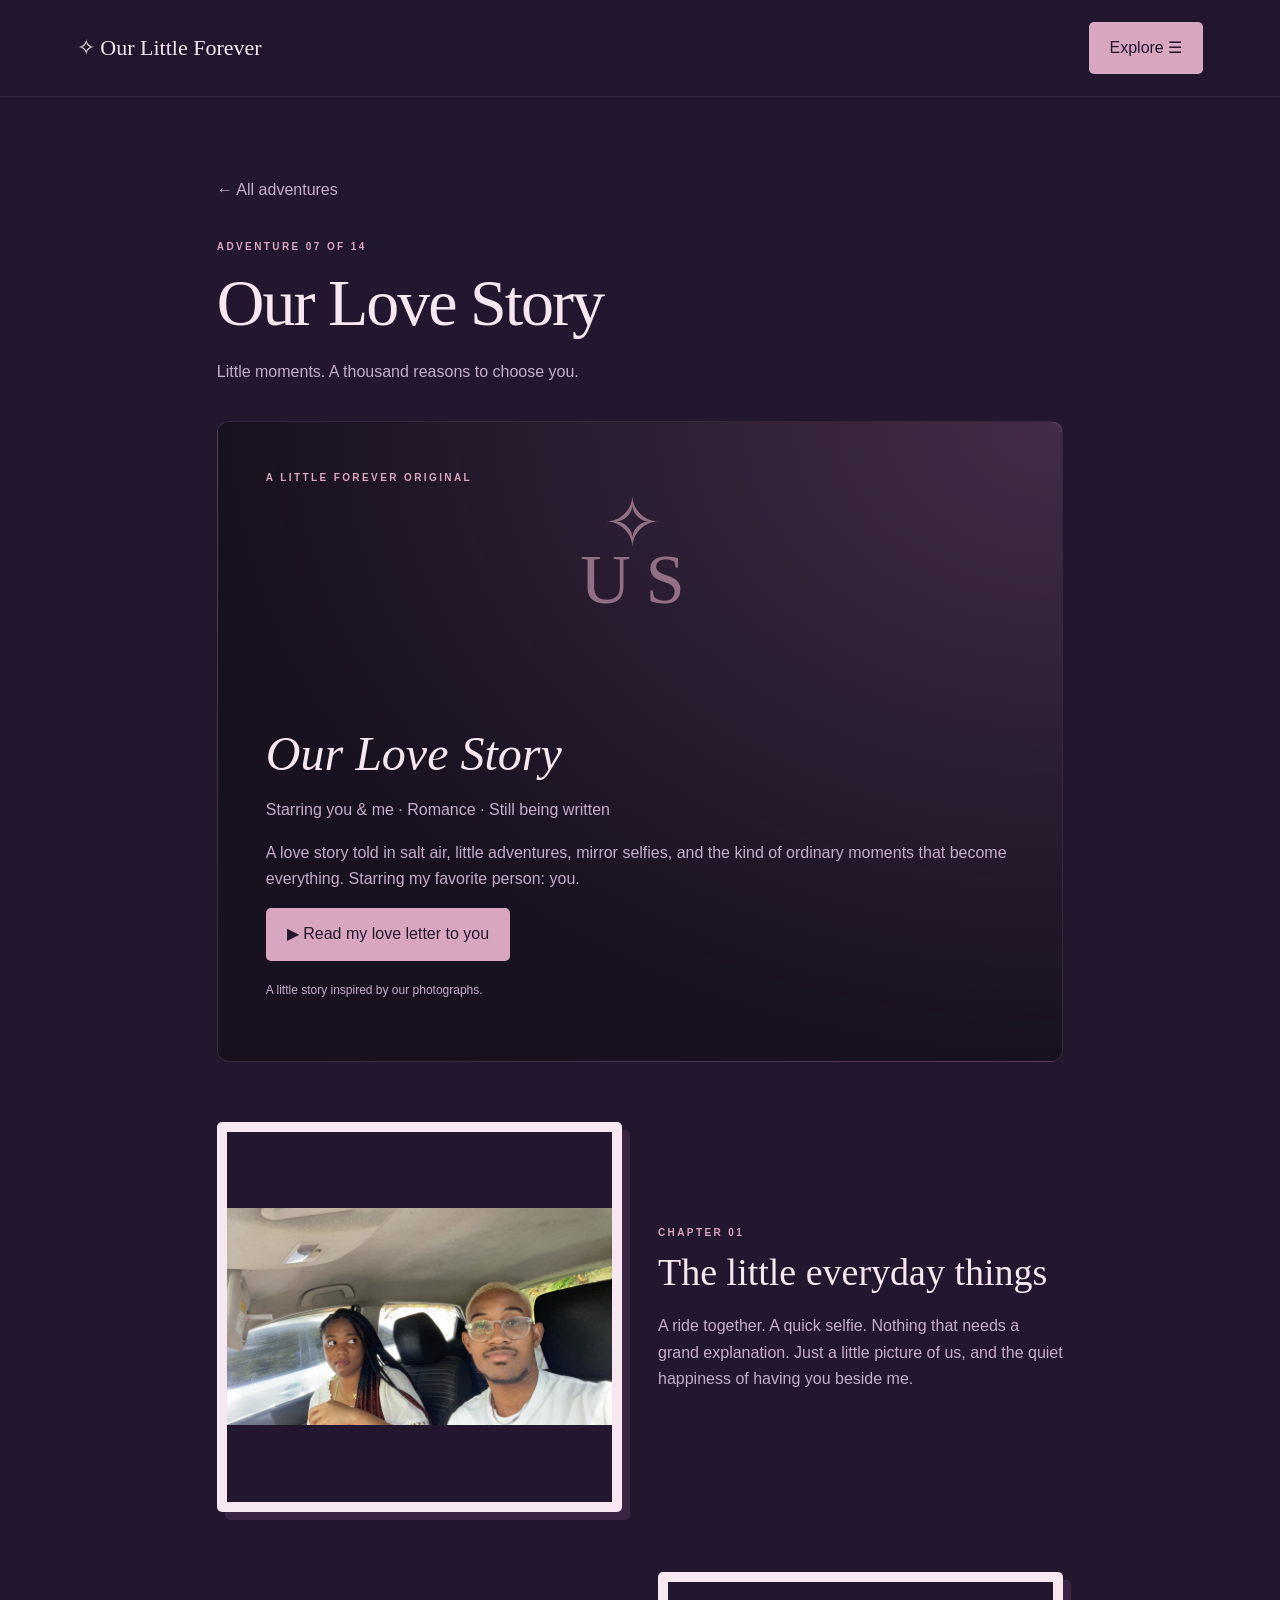
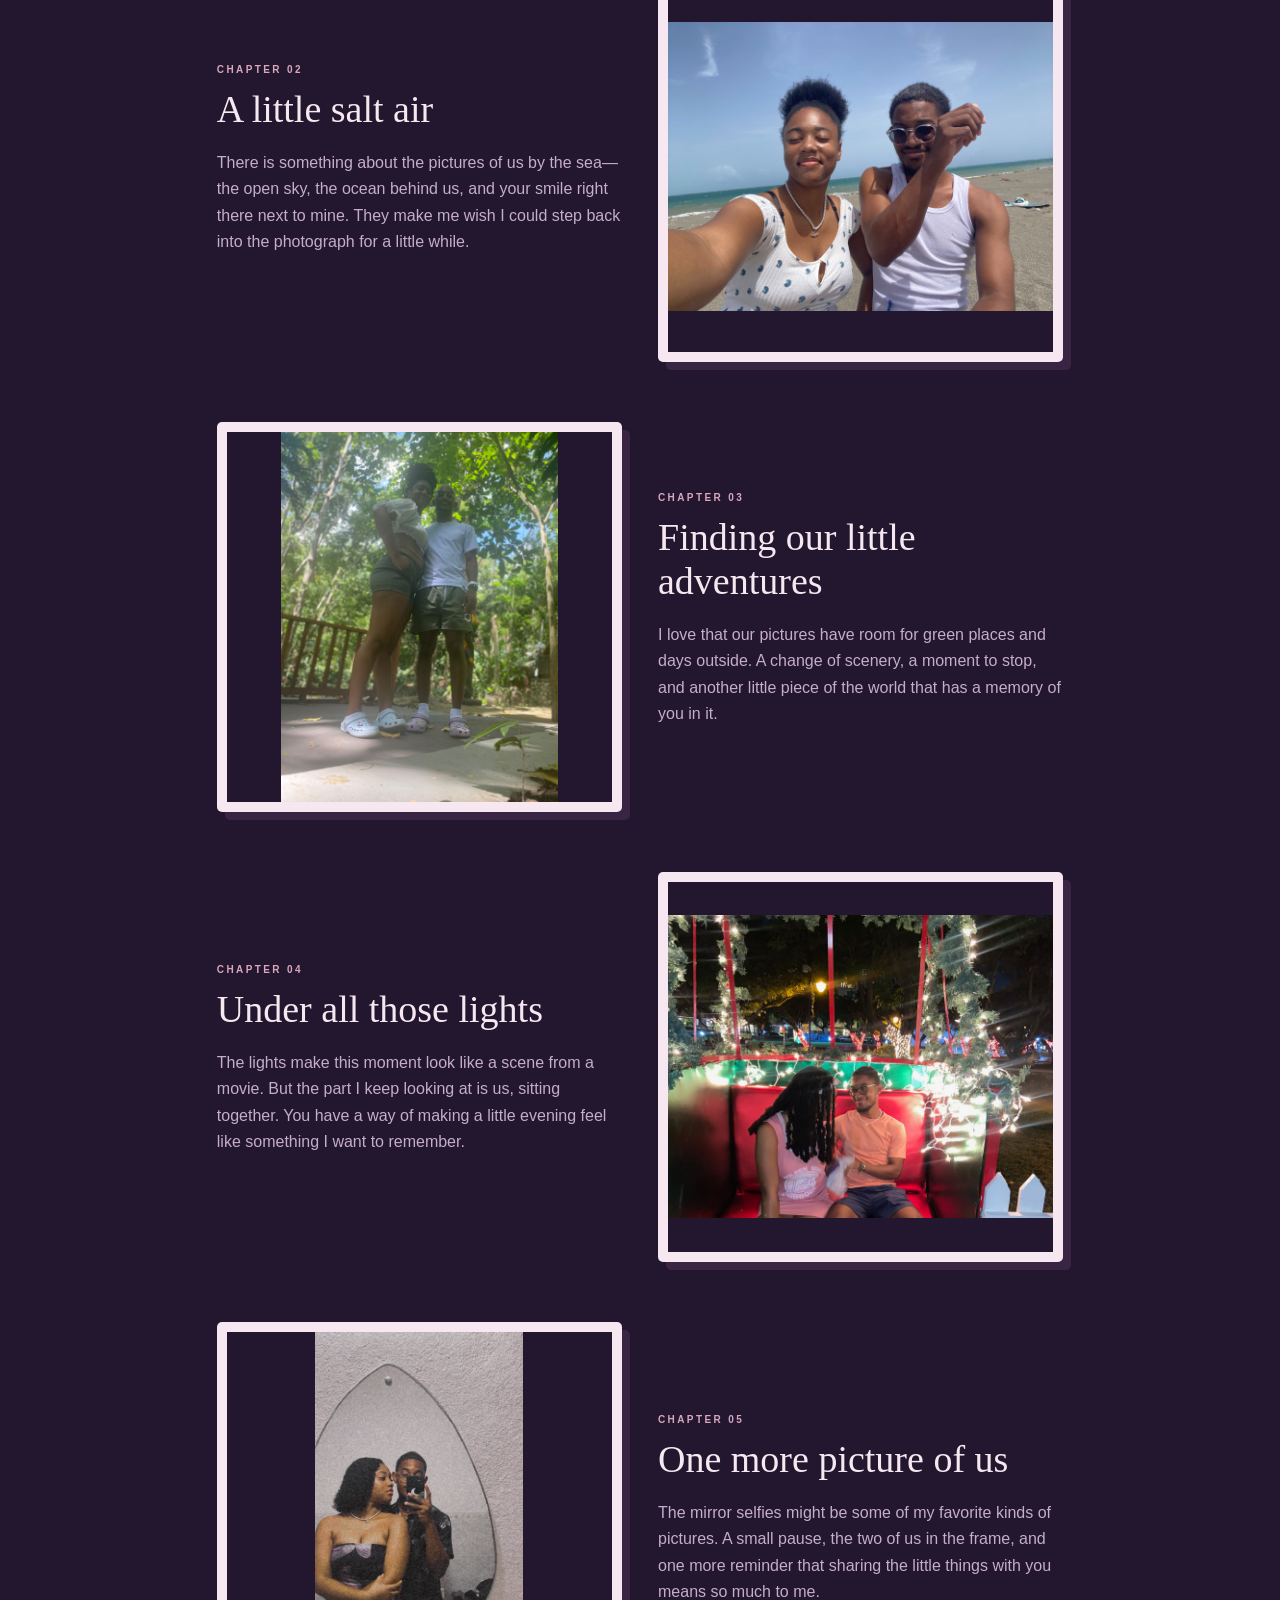
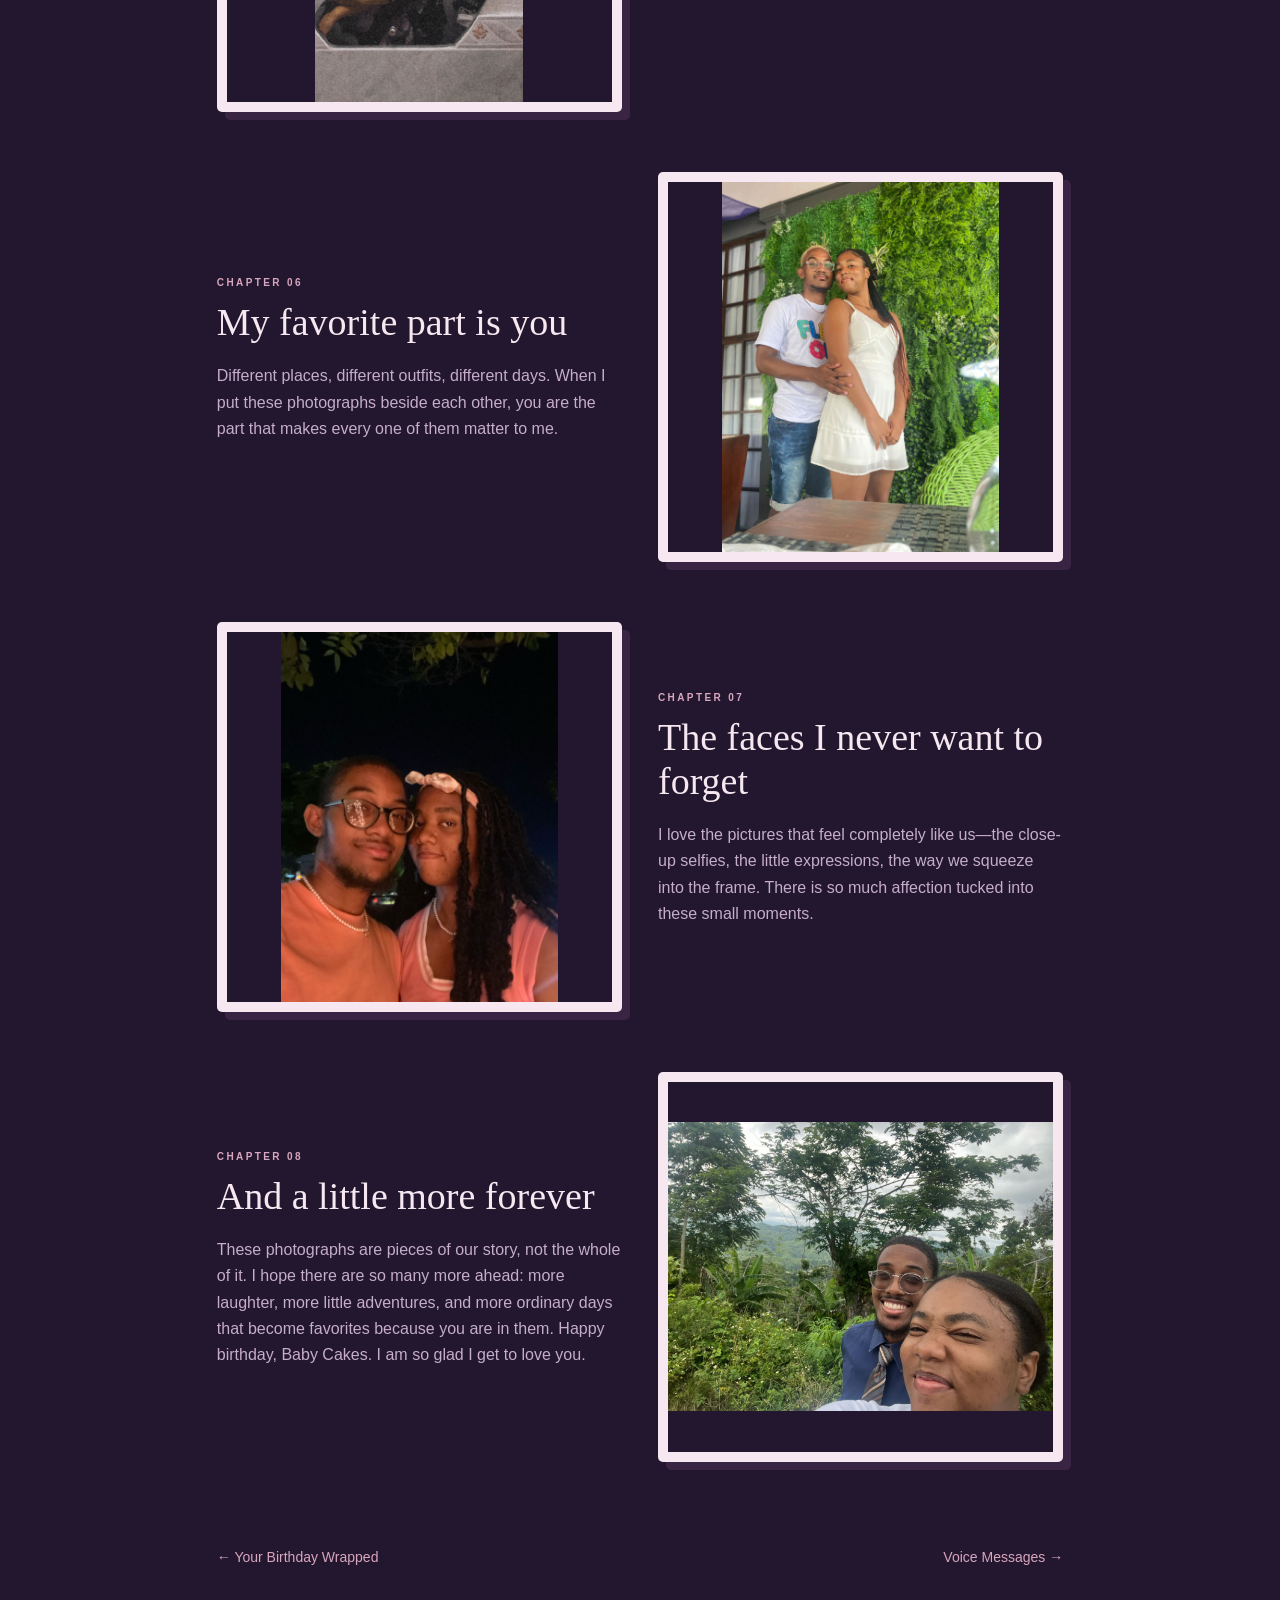
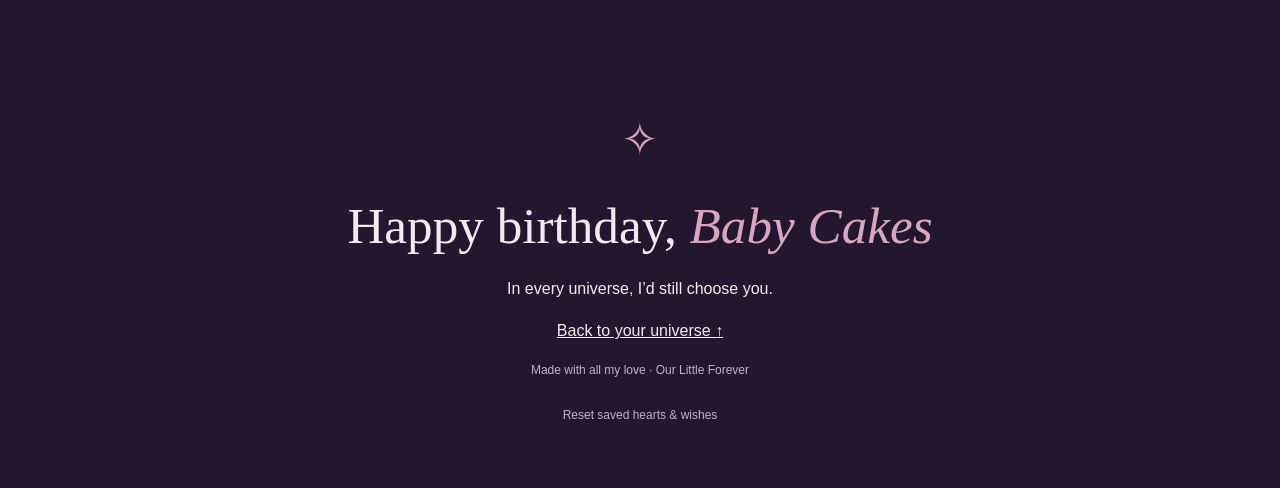
<file: story.html>
<!doctype html><html lang="en"><head><meta charset="utf-8"><meta name="viewport" content="width=device-width,initial-scale=1"><meta name="theme-color" content="#22172E"><meta name="description" content="A birthday universe for Baby Cakes. Fourteen little ways to say I love you."><title>Our Love Story · Our Little Forever</title><link rel="stylesheet" href="style.css?v=photos-story-20261114"></head><body><a class="skip" href="#main">Skip to content</a><header><a class="brand" href="index.html">✧ Our Little Forever</a><button id="menu" aria-expanded="false" aria-controls="nav">Explore ☰</button><nav id="nav"><a href="index.html">Home</a><a href="garden.html">Compliment Garden</a><a href="reasons.html">100 Reasons I Love You</a><a href="quiz.html">Your Birthday Quiz</a><a href="wheel.html">Spin for Romance</a><a href="surprise.html">Birthday Surprise</a><a href="wrapped.html">Your Birthday Wrapped</a><a href="story.html" aria-current="page">Our Love Story</a><a href="voice.html">Voice Messages</a><a href="photos.html">Then & Now</a><a href="wishes.html">Wishing Well</a><a href="constellation.html">Your Birthday Stars</a><a href="notes.html">Love Note Jar</a><a href="catch-hearts.html">Catch the Hearts</a><a href="scrapbook.html">Your Scrapbook</a></nav></header><main id="main"><section class="section experience-page"><a class="back-link" href="index.html#experiences">← All adventures</a><p class="eyebrow">ADVENTURE 07 OF 14</p><h1>Our Love Story</h1><p class="page-intro">Little moments. A thousand reasons to choose you.</p><article class="card cinema"><p class="tag">A LITTLE FOREVER ORIGINAL</p><div class="movie-art" aria-hidden="true">✧<br>US</div><h3 class="movie-title">Our Love Story</h3><p>Starring you & me · Romance · Still being written</p><p id="synopsis"></p><button id="trailer">▶ Read my love letter to you</button><div id="scene" hidden></div><p class="tiny story-note">A little story inspired by our photographs.</p></article><div class="story-chapters"><section class="story-chapter"><figure><img src="assets/photos/photo-272.jpg" alt="Baby Cakes and her partner taking a selfie in a car" loading="lazy" decoding="async"></figure><div><p class="tag">CHAPTER 01</p><h2>The little everyday things</h2><p>A ride together. A quick selfie. Nothing that needs a grand explanation. Just a little picture of us, and the quiet happiness of having you beside me.</p></div></section><section class="story-chapter"><figure><img src="assets/photos/photo-257.jpg" alt="Baby Cakes and her partner taking a beach selfie" loading="lazy" decoding="async"></figure><div><p class="tag">CHAPTER 02</p><h2>A little salt air</h2><p>There is something about the pictures of us by the sea—the open sky, the ocean behind us, and your smile right there next to mine. They make me wish I could step back into the photograph for a little while.</p></div></section><section class="story-chapter"><figure><img src="assets/photos/photo-273.jpg" alt="Baby Cakes and her partner standing together outdoors among trees" loading="lazy" decoding="async"></figure><div><p class="tag">CHAPTER 03</p><h2>Finding our little adventures</h2><p>I love that our pictures have room for green places and days outside. A change of scenery, a moment to stop, and another little piece of the world that has a memory of you in it.</p></div></section><section class="story-chapter"><figure><img src="assets/photos/photo-161.jpg" alt="Baby Cakes and her partner seated together beneath decorative lights" loading="lazy" decoding="async"></figure><div><p class="tag">CHAPTER 04</p><h2>Under all those lights</h2><p>The lights make this moment look like a scene from a movie. But the part I keep looking at is us, sitting together. You have a way of making a little evening feel like something I want to remember.</p></div></section><section class="story-chapter"><figure><img src="assets/photos/photo-343.jpg" alt="Baby Cakes and her partner taking a mirror selfie" loading="lazy" decoding="async"></figure><div><p class="tag">CHAPTER 05</p><h2>One more picture of us</h2><p>The mirror selfies might be some of my favorite kinds of pictures. A small pause, the two of us in the frame, and one more reminder that sharing the little things with you means so much to me.</p></div></section><section class="story-chapter"><figure><img src="assets/photos/photo-277.jpg" alt="Baby Cakes and her partner standing together in front of a green wall" loading="lazy" decoding="async"></figure><div><p class="tag">CHAPTER 06</p><h2>My favorite part is you</h2><p>Different places, different outfits, different days. When I put these photographs beside each other, you are the part that makes every one of them matter to me.</p></div></section><section class="story-chapter"><figure><img src="assets/photos/photo-167.jpg" alt="Close-up selfie of Baby Cakes and her partner outdoors at night" loading="lazy" decoding="async"></figure><div><p class="tag">CHAPTER 07</p><h2>The faces I never want to forget</h2><p>I love the pictures that feel completely like us—the close-up selfies, the little expressions, the way we squeeze into the frame. There is so much affection tucked into these small moments.</p></div></section><section class="story-chapter"><figure><img src="assets/photos/photo-439.jpg" alt="Baby Cakes and her partner taking a selfie outdoors beneath trees" loading="lazy" decoding="async"></figure><div><p class="tag">CHAPTER 08</p><h2>And a little more forever</h2><p>These photographs are pieces of our story, not the whole of it. I hope there are so many more ahead: more laughter, more little adventures, and more ordinary days that become favorites because you are in them. Happy birthday, Baby Cakes. I am so glad I get to love you.</p></div></section></div><nav class="page-turns" aria-label="Adventure navigation"><a href="wrapped.html">← Your Birthday Wrapped</a><a href="voice.html">Voice Messages →</a></nav></section><footer><span>✧</span><h2>Happy birthday, <em data-name>Baby Cakes.</em></h2><p>In every universe, I’d still choose you.</p><a href="index.html">Back to your universe ↑</a><p class="tiny">Made with all my love · Our Little Forever</p><button id="reset">Reset saved hearts & wishes</button></footer></main><div id="toast" role="status"></div><script src="content.js?v=photos-story-20261114"></script><script src="app.js?v=photos-story-20261114"></script></body></html>
</file>
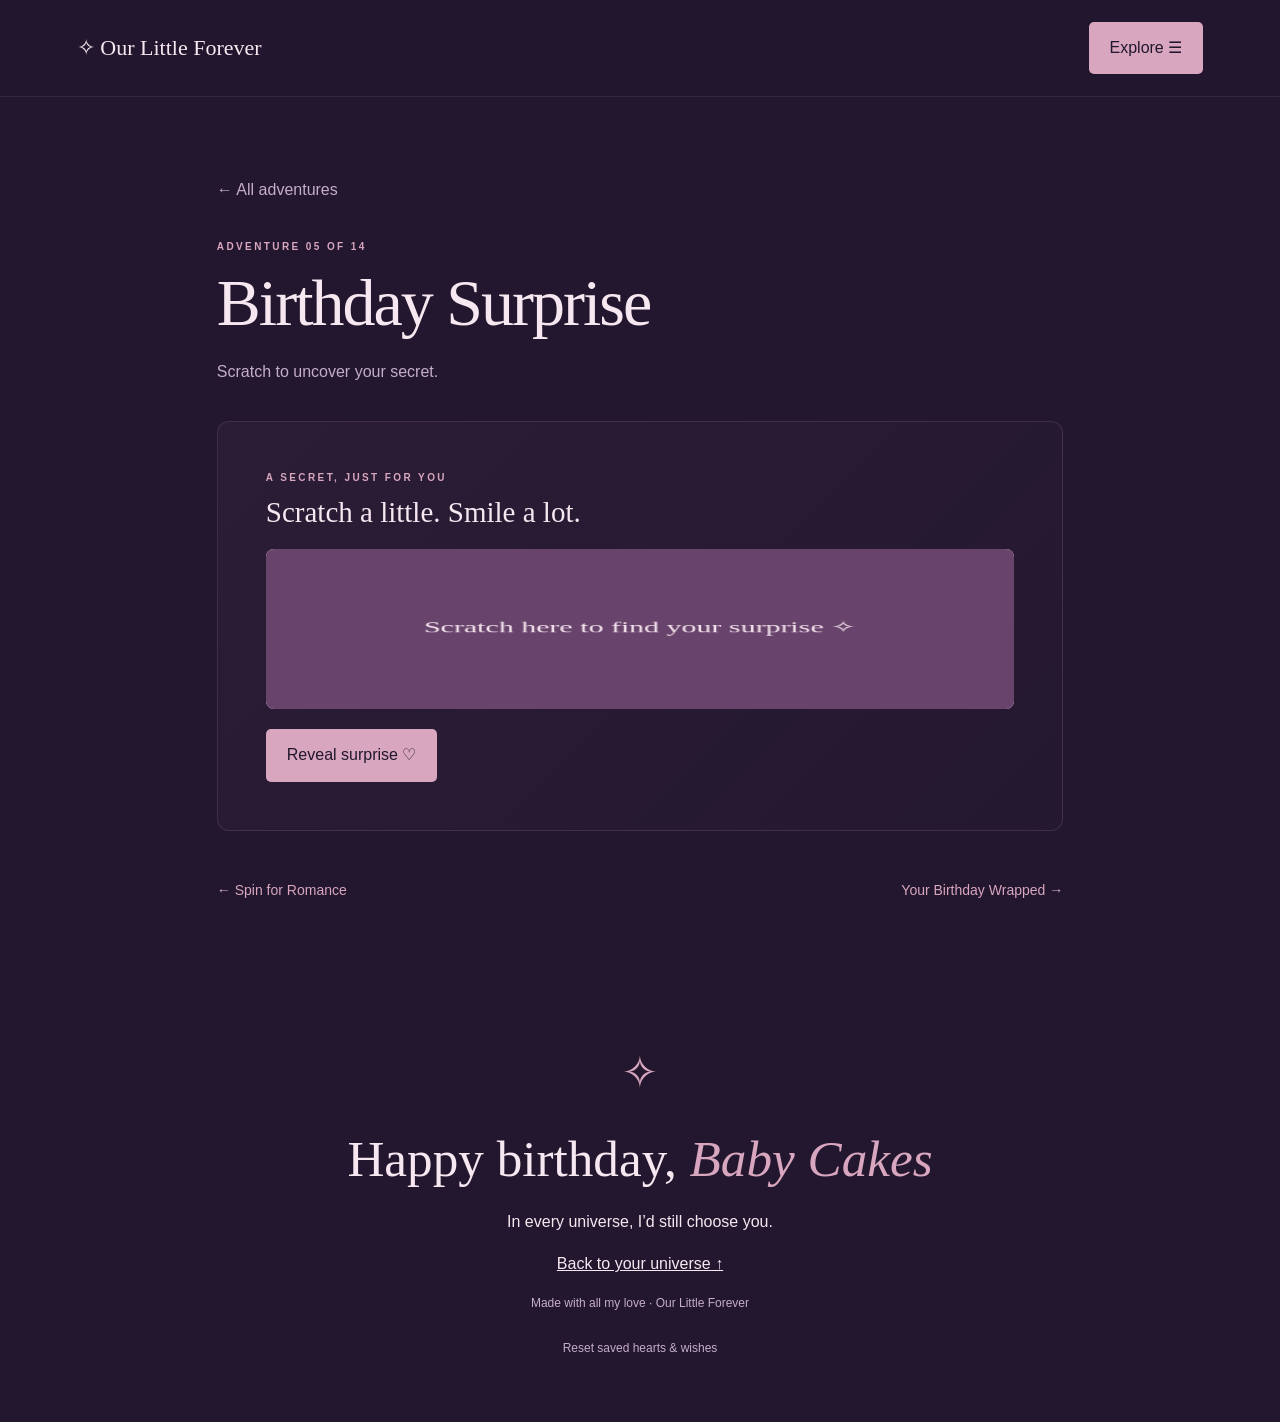
<file: surprise.html>
<!doctype html><html lang="en"><head><meta charset="utf-8"><meta name="viewport" content="width=device-width,initial-scale=1"><meta name="theme-color" content="#22172E"><meta name="description" content="A birthday universe for Baby Cakes. Fourteen little ways to say I love you."><title>Birthday Surprise · Our Little Forever</title><link rel="stylesheet" href="style.css?v=photos-story-20261114"></head><body><a class="skip" href="#main">Skip to content</a><header><a class="brand" href="index.html">✧ Our Little Forever</a><button id="menu" aria-expanded="false" aria-controls="nav">Explore ☰</button><nav id="nav"><a href="index.html">Home</a><a href="garden.html">Compliment Garden</a><a href="reasons.html">100 Reasons I Love You</a><a href="quiz.html">Your Birthday Quiz</a><a href="wheel.html">Spin for Romance</a><a href="surprise.html" aria-current="page">Birthday Surprise</a><a href="wrapped.html">Your Birthday Wrapped</a><a href="story.html">Our Love Story</a><a href="voice.html">Voice Messages</a><a href="photos.html">Then & Now</a><a href="wishes.html">Wishing Well</a><a href="constellation.html">Your Birthday Stars</a><a href="notes.html">Love Note Jar</a><a href="catch-hearts.html">Catch the Hearts</a><a href="scrapbook.html">Your Scrapbook</a></nav></header><main id="main"><section class="section experience-page"><a class="back-link" href="index.html#experiences">← All adventures</a><p class="eyebrow">ADVENTURE 05 OF 14</p><h1>Birthday Surprise</h1><p class="page-intro">Scratch to uncover your secret.</p><article class="card"><p class="tag">A SECRET, JUST FOR YOU</p><h3>Scratch a little. Smile a lot.</h3><div class="scratch"><div id="surprise"></div><canvas id="scratch" width="600" height="240" aria-label="Scratch to reveal a birthday surprise"></canvas></div><button id="reveal">Reveal surprise ♡</button></article><nav class="page-turns" aria-label="Adventure navigation"><a href="wheel.html">← Spin for Romance</a><a href="wrapped.html">Your Birthday Wrapped →</a></nav></section><footer><span>✧</span><h2>Happy birthday, <em data-name>Baby Cakes.</em></h2><p>In every universe, I’d still choose you.</p><a href="index.html">Back to your universe ↑</a><p class="tiny">Made with all my love · Our Little Forever</p><button id="reset">Reset saved hearts & wishes</button></footer></main><div id="toast" role="status"></div><script src="content.js?v=photos-story-20261114"></script><script src="app.js?v=photos-story-20261114"></script></body></html>
</file>
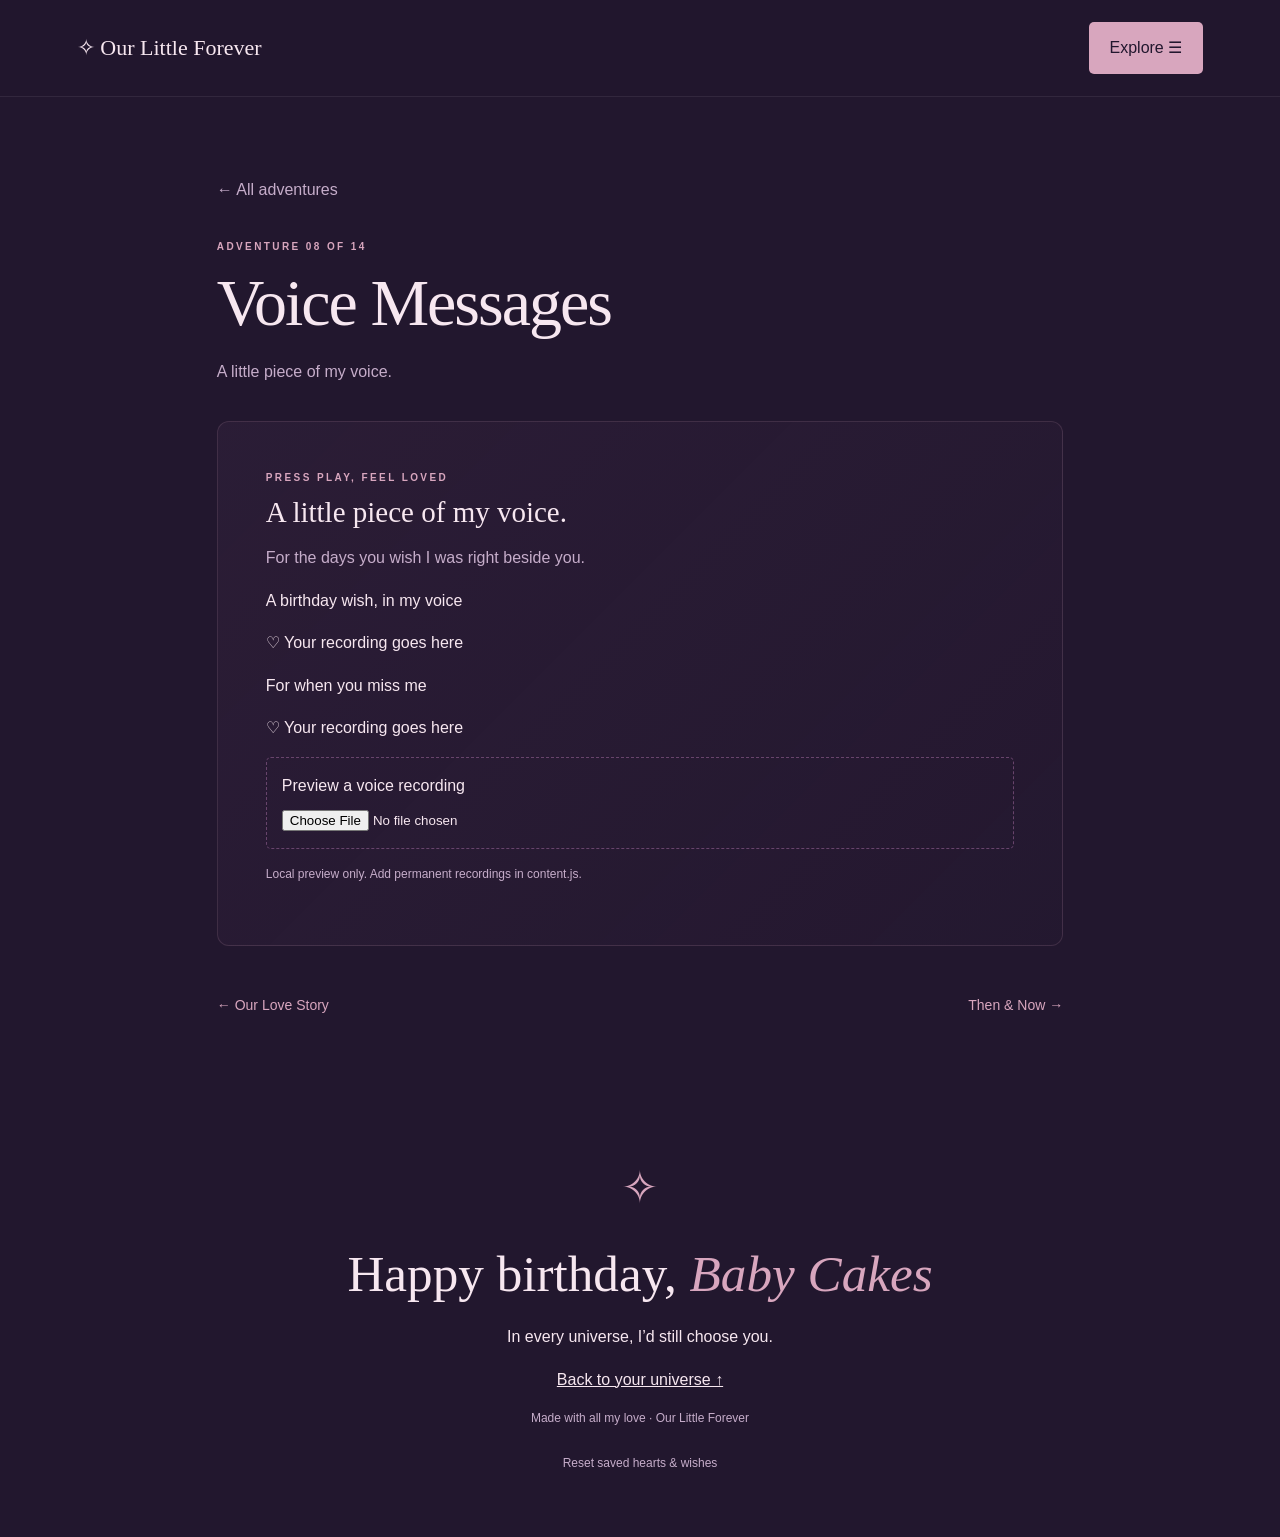
<file: voice.html>
<!doctype html><html lang="en"><head><meta charset="utf-8"><meta name="viewport" content="width=device-width,initial-scale=1"><meta name="theme-color" content="#22172E"><meta name="description" content="A birthday universe for Baby Cakes. Fourteen little ways to say I love you."><title>Voice Messages · Our Little Forever</title><link rel="stylesheet" href="style.css?v=photos-story-20261114"></head><body><a class="skip" href="#main">Skip to content</a><header><a class="brand" href="index.html">✧ Our Little Forever</a><button id="menu" aria-expanded="false" aria-controls="nav">Explore ☰</button><nav id="nav"><a href="index.html">Home</a><a href="garden.html">Compliment Garden</a><a href="reasons.html">100 Reasons I Love You</a><a href="quiz.html">Your Birthday Quiz</a><a href="wheel.html">Spin for Romance</a><a href="surprise.html">Birthday Surprise</a><a href="wrapped.html">Your Birthday Wrapped</a><a href="story.html">Our Love Story</a><a href="voice.html" aria-current="page">Voice Messages</a><a href="photos.html">Then & Now</a><a href="wishes.html">Wishing Well</a><a href="constellation.html">Your Birthday Stars</a><a href="notes.html">Love Note Jar</a><a href="catch-hearts.html">Catch the Hearts</a><a href="scrapbook.html">Your Scrapbook</a></nav></header><main id="main"><section class="section experience-page"><a class="back-link" href="index.html#experiences">← All adventures</a><p class="eyebrow">ADVENTURE 08 OF 14</p><h1>Voice Messages</h1><p class="page-intro">A little piece of my voice.</p><article class="card"><p class="tag">PRESS PLAY, FEEL LOVED</p><h3>A little piece of my voice.</h3><p>For the days you wish I was right beside you.</p><div id="voices"></div><label class="upload">Preview a voice recording<input id="audio-upload" type="file" accept="audio/*"></label><p class="tiny">Local preview only. Add permanent recordings in content.js.</p></article><nav class="page-turns" aria-label="Adventure navigation"><a href="story.html">← Our Love Story</a><a href="photos.html">Then & Now →</a></nav></section><footer><span>✧</span><h2>Happy birthday, <em data-name>Baby Cakes.</em></h2><p>In every universe, I’d still choose you.</p><a href="index.html">Back to your universe ↑</a><p class="tiny">Made with all my love · Our Little Forever</p><button id="reset">Reset saved hearts & wishes</button></footer></main><div id="toast" role="status"></div><script src="content.js?v=photos-story-20261114"></script><script src="app.js?v=photos-story-20261114"></script></body></html>
</file>
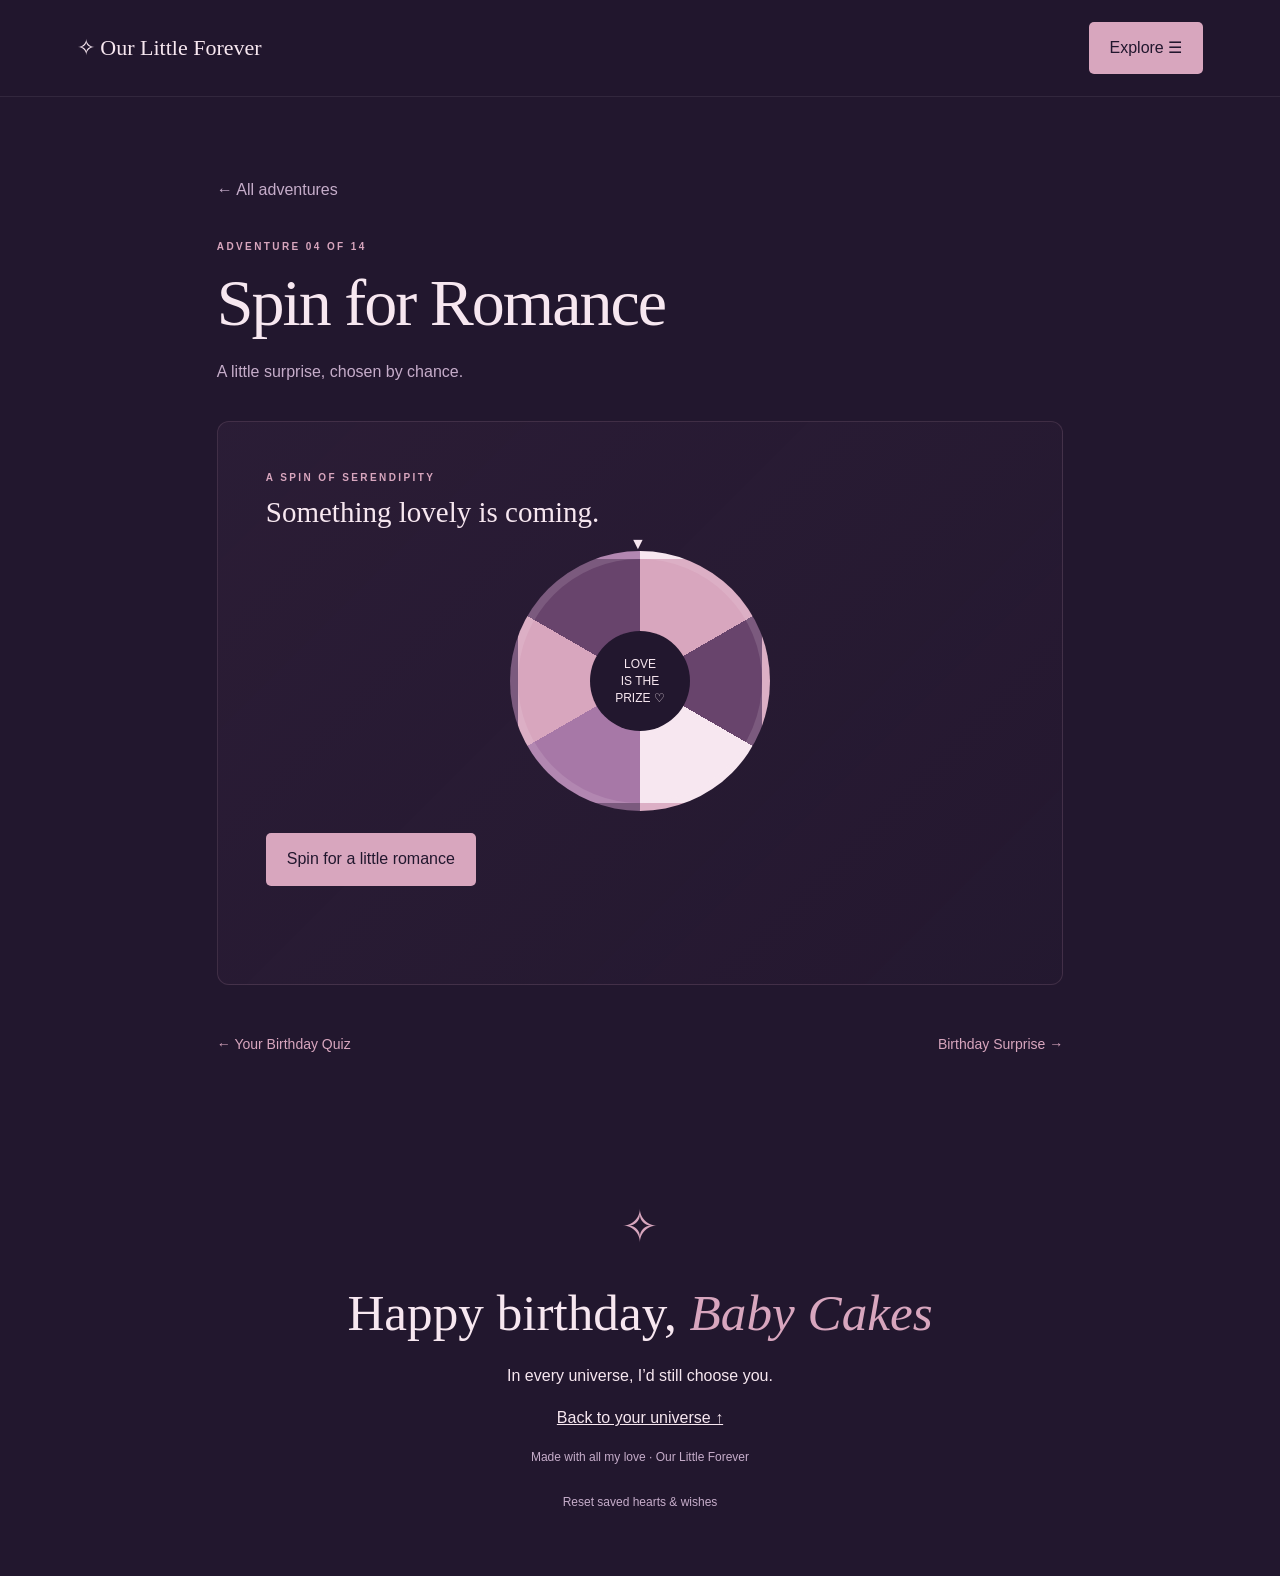
<file: wheel.html>
<!doctype html><html lang="en"><head><meta charset="utf-8"><meta name="viewport" content="width=device-width,initial-scale=1"><meta name="theme-color" content="#22172E"><meta name="description" content="A birthday universe for Baby Cakes. Fourteen little ways to say I love you."><title>Spin for Romance · Our Little Forever</title><link rel="stylesheet" href="style.css?v=photos-story-20261114"></head><body><a class="skip" href="#main">Skip to content</a><header><a class="brand" href="index.html">✧ Our Little Forever</a><button id="menu" aria-expanded="false" aria-controls="nav">Explore ☰</button><nav id="nav"><a href="index.html">Home</a><a href="garden.html">Compliment Garden</a><a href="reasons.html">100 Reasons I Love You</a><a href="quiz.html">Your Birthday Quiz</a><a href="wheel.html" aria-current="page">Spin for Romance</a><a href="surprise.html">Birthday Surprise</a><a href="wrapped.html">Your Birthday Wrapped</a><a href="story.html">Our Love Story</a><a href="voice.html">Voice Messages</a><a href="photos.html">Then & Now</a><a href="wishes.html">Wishing Well</a><a href="constellation.html">Your Birthday Stars</a><a href="notes.html">Love Note Jar</a><a href="catch-hearts.html">Catch the Hearts</a><a href="scrapbook.html">Your Scrapbook</a></nav></header><main id="main"><section class="section experience-page"><a class="back-link" href="index.html#experiences">← All adventures</a><p class="eyebrow">ADVENTURE 04 OF 14</p><h1>Spin for Romance</h1><p class="page-intro">A little surprise, chosen by chance.</p><article class="card"><p class="tag">A SPIN OF SERENDIPITY</p><h3>Something lovely is coming.</h3><div class="wheel-wrap"><span class="pointer">▼</span><div id="wheel" class="wheel"><span>LOVE<br>IS THE<br>PRIZE ♡</span></div></div><button id="spin">Spin for a little romance</button><p id="prize" class="response" aria-live="polite"></p></article><nav class="page-turns" aria-label="Adventure navigation"><a href="quiz.html">← Your Birthday Quiz</a><a href="surprise.html">Birthday Surprise →</a></nav></section><footer><span>✧</span><h2>Happy birthday, <em data-name>Baby Cakes.</em></h2><p>In every universe, I’d still choose you.</p><a href="index.html">Back to your universe ↑</a><p class="tiny">Made with all my love · Our Little Forever</p><button id="reset">Reset saved hearts & wishes</button></footer></main><div id="toast" role="status"></div><script src="content.js?v=photos-story-20261114"></script><script src="app.js?v=photos-story-20261114"></script></body></html>
</file>
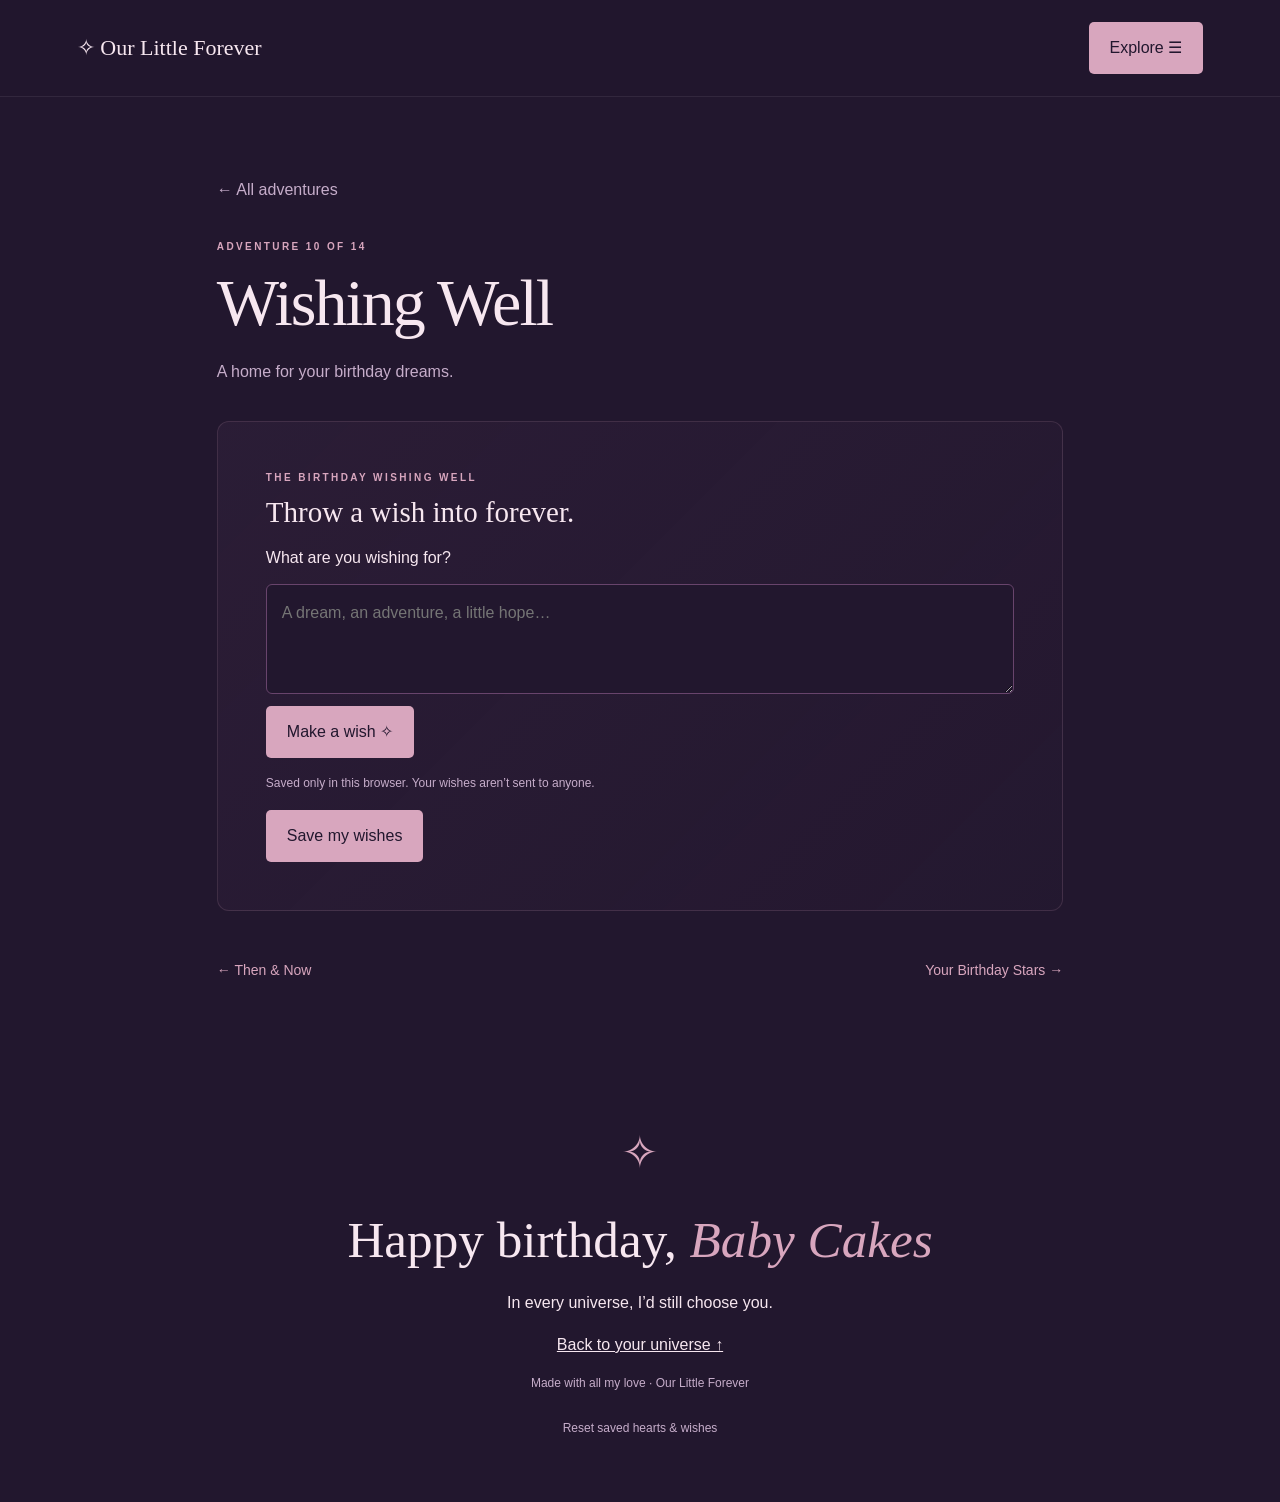
<file: wishes.html>
<!doctype html><html lang="en"><head><meta charset="utf-8"><meta name="viewport" content="width=device-width,initial-scale=1"><meta name="theme-color" content="#22172E"><meta name="description" content="A birthday universe for Baby Cakes. Fourteen little ways to say I love you."><title>Wishing Well · Our Little Forever</title><link rel="stylesheet" href="style.css?v=photos-story-20261114"></head><body><a class="skip" href="#main">Skip to content</a><header><a class="brand" href="index.html">✧ Our Little Forever</a><button id="menu" aria-expanded="false" aria-controls="nav">Explore ☰</button><nav id="nav"><a href="index.html">Home</a><a href="garden.html">Compliment Garden</a><a href="reasons.html">100 Reasons I Love You</a><a href="quiz.html">Your Birthday Quiz</a><a href="wheel.html">Spin for Romance</a><a href="surprise.html">Birthday Surprise</a><a href="wrapped.html">Your Birthday Wrapped</a><a href="story.html">Our Love Story</a><a href="voice.html">Voice Messages</a><a href="photos.html">Then & Now</a><a href="wishes.html" aria-current="page">Wishing Well</a><a href="constellation.html">Your Birthday Stars</a><a href="notes.html">Love Note Jar</a><a href="catch-hearts.html">Catch the Hearts</a><a href="scrapbook.html">Your Scrapbook</a></nav></header><main id="main"><section class="section experience-page"><a class="back-link" href="index.html#experiences">← All adventures</a><p class="eyebrow">ADVENTURE 10 OF 14</p><h1>Wishing Well</h1><p class="page-intro">A home for your birthday dreams.</p><article class="card"><p class="tag">THE BIRTHDAY WISHING WELL</p><h3>Throw a wish into forever.</h3><form id="wish-form"><label for="wish">What are you wishing for?</label><textarea id="wish" maxlength="500" required placeholder="A dream, an adventure, a little hope…"></textarea><button>Make a wish ✧</button></form><p class="tiny">Saved only in this browser. Your wishes aren’t sent to anyone.</p><ul id="wish-list"></ul><button id="export-wishes">Save my wishes</button></article><nav class="page-turns" aria-label="Adventure navigation"><a href="photos.html">← Then & Now</a><a href="constellation.html">Your Birthday Stars →</a></nav></section><footer><span>✧</span><h2>Happy birthday, <em data-name>Baby Cakes.</em></h2><p>In every universe, I’d still choose you.</p><a href="index.html">Back to your universe ↑</a><p class="tiny">Made with all my love · Our Little Forever</p><button id="reset">Reset saved hearts & wishes</button></footer></main><div id="toast" role="status"></div><script src="content.js?v=photos-story-20261114"></script><script src="app.js?v=photos-story-20261114"></script></body></html>
</file>
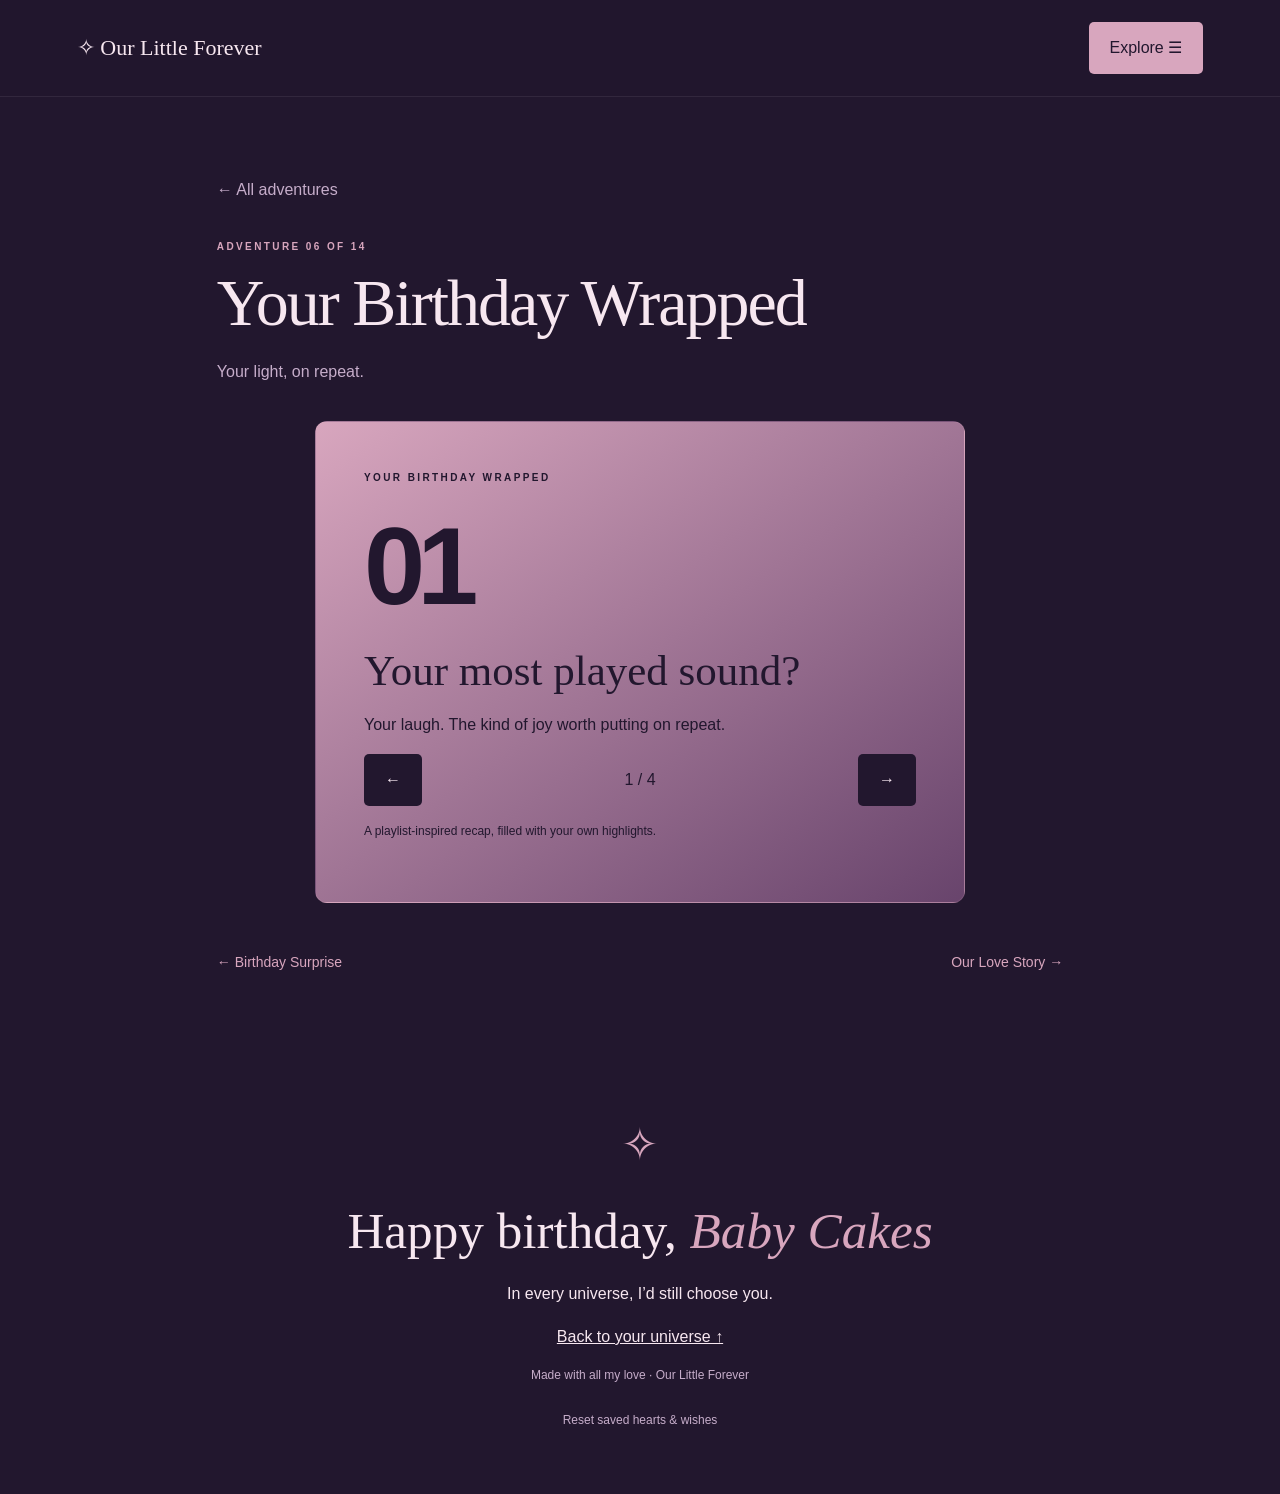
<file: wrapped.html>
<!doctype html><html lang="en"><head><meta charset="utf-8"><meta name="viewport" content="width=device-width,initial-scale=1"><meta name="theme-color" content="#22172E"><meta name="description" content="A birthday universe for Baby Cakes. Fourteen little ways to say I love you."><title>Your Birthday Wrapped · Our Little Forever</title><link rel="stylesheet" href="style.css?v=photos-story-20261114"></head><body><a class="skip" href="#main">Skip to content</a><header><a class="brand" href="index.html">✧ Our Little Forever</a><button id="menu" aria-expanded="false" aria-controls="nav">Explore ☰</button><nav id="nav"><a href="index.html">Home</a><a href="garden.html">Compliment Garden</a><a href="reasons.html">100 Reasons I Love You</a><a href="quiz.html">Your Birthday Quiz</a><a href="wheel.html">Spin for Romance</a><a href="surprise.html">Birthday Surprise</a><a href="wrapped.html" aria-current="page">Your Birthday Wrapped</a><a href="story.html">Our Love Story</a><a href="voice.html">Voice Messages</a><a href="photos.html">Then & Now</a><a href="wishes.html">Wishing Well</a><a href="constellation.html">Your Birthday Stars</a><a href="notes.html">Love Note Jar</a><a href="catch-hearts.html">Catch the Hearts</a><a href="scrapbook.html">Your Scrapbook</a></nav></header><main id="main"><section class="section experience-page"><a class="back-link" href="index.html#experiences">← All adventures</a><p class="eyebrow">ADVENTURE 06 OF 14</p><h1>Your Birthday Wrapped</h1><p class="page-intro">Your light, on repeat.</p><article class="card wrapped"><p class="tag">YOUR BIRTHDAY WRAPPED</p><p class="wrapped-num" id="wrapped-number">01</p><h3 id="wrapped-title"></h3><p id="wrapped-copy"></p><div class="row"><button id="wrapped-prev" aria-label="Previous recap">←</button><span id="wrapped-progress"></span><button id="wrapped-next" aria-label="Next recap">→</button></div><p class="tiny">A playlist-inspired recap, filled with your own highlights.</p></article><nav class="page-turns" aria-label="Adventure navigation"><a href="surprise.html">← Birthday Surprise</a><a href="story.html">Our Love Story →</a></nav></section><footer><span>✧</span><h2>Happy birthday, <em data-name>Baby Cakes.</em></h2><p>In every universe, I’d still choose you.</p><a href="index.html">Back to your universe ↑</a><p class="tiny">Made with all my love · Our Little Forever</p><button id="reset">Reset saved hearts & wishes</button></footer></main><div id="toast" role="status"></div><script src="content.js?v=photos-story-20261114"></script><script src="app.js?v=photos-story-20261114"></script></body></html>
</file>
<file: style.css>
:root{--night:#22172E;--plum:#68446C;--rose:#D8A6BE;--cream:#F7E7F0;--muted:#c6adca}*{box-sizing:border-box}html{scroll-behavior:smooth;scroll-padding-top:90px}body{margin:0;background:var(--night);color:var(--cream);font:16px/1.65 'Segoe UI',sans-serif}h1,h2,h3,p{margin-top:0}h1,h2,h3{font-family:Georgia,serif;font-weight:400;line-height:1.15}h1{font-size:clamp(42px,5.4vw,78px);letter-spacing:-2px}h2{font-size:clamp(34px,4vw,52px);margin-bottom:36px}h3{font-size:29px;margin-bottom:16px}em{font-weight:400;color:var(--rose)}a{color:inherit}button,.button,select{font:inherit}button,.button{background:var(--rose);color:var(--night);border:1px solid transparent;padding:12px 20px;border-radius:5px;cursor:pointer;text-decoration:none;display:inline-block;min-height:46px}button:hover,.button:hover{background:var(--cream)}button:disabled{opacity:.45;cursor:default}button:focus-visible,a:focus-visible,input:focus-visible,textarea:focus-visible,select:focus-visible{outline:3px solid var(--rose);outline-offset:4px}header{position:sticky;top:0;z-index:20;background:#22172ef2;backdrop-filter:blur(15px);border-bottom:1px solid #ffffff13;padding:22px 6%;display:flex;justify-content:space-between;align-items:center}.brand{font:22px Georgia;text-decoration:none}nav{display:flex;gap:28px}nav a{font-size:13px;text-decoration:none;color:var(--muted)}#menu{display:none}.hero{max-width:1400px;margin:auto;min-height:670px;padding:90px 6% 70px;display:grid;grid-template-columns:1.2fr 1fr;align-items:center;gap:40px}.eyebrow,.tag{font-size:10px;letter-spacing:2.4px;color:var(--rose);font-weight:600}.intro{color:var(--muted);max-width:420px;margin:25px 0 30px}.button span{margin-left:25px}.tiny{font-size:12px;color:var(--muted);margin-top:16px}.moon-art{position:relative;aspect-ratio:1;display:grid;place-items:center;background:radial-gradient(ellipse,#68446c55,transparent 65%)}.moon{width:62%;height:62%;border-radius:50%;box-shadow:inset 30px -15px 40px #fff3,inset -30px -30px 60px #68446c,0 0 70px #d8a6be15;background:radial-gradient(circle at 30% 30%,#f7e7f0,#d8a6be 40%,#68446c 90%);position:relative}.moon:after{content:'';position:absolute;inset:-1px;border-radius:50%;background:#22172e;transform:translate(22%,-11%);box-shadow:-15px 15px 25px #22172e55}.orbit{position:absolute;width:95%;height:80%;border:1px solid #d8a6be22;border-radius:50%;transform:rotate(-35deg)}.o2{transform:rotate(35deg);height:95%;width:80%}.s{position:absolute;color:var(--rose);font-size:30px}.s1{top:8%;left:20%}.s2{right:3%;top:45%}.s3{bottom:15%;left:5%}.moon-art p{position:absolute;bottom:4%;font:italic 17px Georgia;color:var(--rose)}.seal{position:absolute;bottom:16%;right:6%;border:1px solid #d8a6be66;border-radius:50%;padding:22px;text-align:center;font-size:9px;letter-spacing:2px;transform:rotate(12deg)}.ribbon{border-block:1px solid #d8a6be33;padding:18px;text-align:center;font-size:10px;letter-spacing:2px;color:var(--rose)}.ribbon span{margin:0 40px}.section{padding:80px 6% 0;max-width:1400px;margin:auto}.grid{display:grid;grid-template-columns:1fr 1fr;gap:24px}.card{border:1px solid #d8a6be26;background:linear-gradient(135deg,#68446c21,#68446c08);border-radius:12px;padding:32px;margin-bottom:24px;min-width:0;scroll-margin-top:100px}.card>p:not(.tag):not(.response){color:var(--muted)}.row{display:flex;align-items:center;justify-content:space-between;gap:16px;flex-wrap:wrap}.flowers{display:flex;justify-content:space-around;align-items:end;min-height:170px}.flowers button{background:transparent;color:var(--rose);font-size:55px;position:relative;padding:0 10px 38px;transition:transform .3s}.flowers button:after{content:'';position:absolute;width:2px;height:45px;bottom:0;left:50%;background:#8e9c84}.flowers button:hover{transform:translateY(-10px)}.response{color:var(--rose);font:italic 20px/1.5 Georgia;min-height:30px}.jar-card{text-align:center}.jar{border:2px solid #d8a6be77;border-top:9px solid var(--plum);border-radius:12px 12px 30px 30px;width:100px;margin:15px auto 25px;color:var(--rose);font-size:24px;line-height:1.3;transform:rotate(-7deg);padding:12px}.heart-grid{display:grid;grid-template-columns:repeat(10,1fr);gap:8px;margin:25px 0}.heart-grid button{background:#68446c33;border:1px solid #d8a6be26;color:var(--rose);padding:10px 2px;font-size:13px}.heart-grid button.collected{background:var(--rose);color:var(--night)}select{background:var(--night);color:var(--cream);padding:8px;border:1px solid var(--plum);border-radius:4px}.cinema{background:radial-gradient(ellipse at top right,#68446c88,transparent 70%),#18111f}.movie-art{height:170px;text-align:center;color:#d8a6be99;font:70px/.8 Georgia;letter-spacing:15px}.movie-title{font-size:48px;font-style:italic}.wrapped{background:linear-gradient(145deg,#d8a6be,#68446c);color:var(--night)}.wrapped .tag,.wrapped>p:not(.tag):not(.response){color:var(--night)}.wrapped h3{font-size:43px}.wrapped-num{font-size:110px;font-weight:800;line-height:1;letter-spacing:-8px;margin:25px 0}.wrapped button{background:var(--night);color:var(--cream)}.wrapped .tiny{color:var(--cream)}.comparison{height:260px;position:relative;border-radius:8px;overflow:hidden}.photo{position:absolute;inset:0;display:grid;place-items:center;text-align:center;background:radial-gradient(circle at 70% 20%,#d8a6be 0,transparent 35%),linear-gradient(35deg,#68446c,#30233d);background-size:cover;background-position:center;font:24px Georgia;color:var(--cream)}#before{clip-path:inset(0 50% 0 0);background-color:#68446c;background-image:linear-gradient(135deg,#30233d,#a47b9d)}.slider-label{display:block;margin-top:18px}input[type=range]{width:100%;accent-color:var(--rose)}audio{width:100%;margin:8px 0 20px}.upload{display:block;border:1px dashed var(--plum);padding:15px;border-radius:5px}.upload input{width:100%;margin-top:10px}.book{background:var(--cream);color:var(--night);min-height:280px;border-radius:3px 12px 12px 3px;box-shadow:inset 10px 0 15px #22172e22,8px 8px #68446c55;padding:35px;display:grid;grid-template-columns:1fr 1fr;gap:35px;transition:transform .25s,opacity .25s;transform-origin:left}.book.turn{transform:rotateY(-12deg);opacity:.3}.book-art{display:grid;place-items:center;min-height:190px;background:linear-gradient(135deg,#68446c,#d8a6be);color:var(--cream);font:70px Georgia;transform:rotate(-3deg);border:10px solid white;box-shadow:0 5px 15px #22172e33;background-size:cover;background-position:center}.book-controls{margin-top:28px}.wheel-wrap{position:relative;width:220px;margin:22px auto}.pointer{position:absolute;top:-20px;left:100px;z-index:1;color:var(--cream)}.wheel{aspect-ratio:1;border:8px solid #f7e7f022;border-radius:50%;display:grid;place-items:center;background:conic-gradient(#d8a6be 0 60deg,#68446c 60deg 120deg,#f7e7f0 120deg 180deg,#a778a7 180deg 240deg,#d8a6be 240deg 300deg,#68446c 300deg);transition:transform 3s cubic-bezier(.15,.8,.2,1)}.wheel span{background:var(--night);border-radius:50%;width:100px;height:100px;display:grid;place-items:center;text-align:center;font-size:12px;line-height:1.4}.scratch{position:relative;height:160px;background:var(--cream);color:var(--night);border-radius:8px;overflow:hidden;margin:20px 0}.scratch>div{position:absolute;inset:0;display:grid;place-items:center;text-align:center;padding:20px;font:24px Georgia}.scratch canvas{position:absolute;width:100%;height:100%;touch-action:none;cursor:crosshair}#arena{height:220px;position:relative;overflow:hidden;background:#15101d;border:1px solid #68446c;border-radius:8px;margin:15px 0}#arena button{position:absolute;background:transparent;color:var(--rose);font-size:32px;padding:0;width:48px;height:48px}#quiz button{display:block;width:100%;text-align:left;margin:8px 0;background:#68446c55;color:var(--cream);border-color:#d8a6be33}#quiz .correct{border-color:#bad4a9}textarea{width:100%;background:#22172e;color:var(--cream);border:1px solid var(--plum);padding:15px;min-height:110px;border-radius:6px;font:inherit;display:block;margin:12px 0}#wish-list{padding-left:20px;overflow-wrap:anywhere}#wish-list li{margin:12px 0}#wish-list button{padding:2px 10px;min-height:30px;margin-left:12px;background:transparent;color:var(--rose);border-color:var(--plum);font-size:12px}.constellation svg{width:100%;height:220px;filter:drop-shadow(0 0 7px #d8a6be77)}svg path{fill:none;stroke:#d8a6be88}svg circle{fill:var(--cream)}svg text{fill:var(--rose);font:22px Georgia}footer{text-align:center;padding:110px 20px 50px}footer>span{font-size:45px;color:var(--rose)}footer h2{margin:20px 0}footer #reset{background:transparent;color:var(--muted);font-size:12px;padding:5px}.skip{position:fixed;top:-80px;z-index:99;background:var(--cream);color:var(--night);padding:12px}.skip:focus{top:0}#toast{position:fixed;bottom:20px;left:50%;transform:translateX(-50%);max-width:90%;background:var(--cream);color:var(--night);padding:10px 20px;border-radius:6px;z-index:99;display:none}@media(max-width:700px){header{padding:16px 5%}.brand{font-size:18px}#menu{display:block;padding:7px 10px;font-size:12px;min-height:40px}nav{display:none;position:absolute;top:73px;left:0;right:0;padding:22px;background:var(--night);flex-wrap:wrap}nav.open{display:flex}.hero{padding:55px 6% 35px;grid-template-columns:1fr;gap:5px}.hero h1{font-size:45px;letter-spacing:-1.5px}.moon-art{max-width:360px;width:100%;margin:auto}.hero .tiny{margin-bottom:0}.ribbon{font-size:8px}.ribbon span{margin:0 8px}.section{padding-top:55px}.grid{grid-template-columns:1fr;gap:0}.card{padding:24px}.heart-grid{grid-template-columns:repeat(5,1fr)}.book{padding:25px;grid-template-columns:1fr;gap:20px}.book-art{min-height:160px}.book-controls button{padding:10px;font-size:13px}h2{margin-bottom:25px}footer{padding-top:70px}}@media(prefers-reduced-motion:reduce){html{scroll-behavior:auto}*,*:before,*:after{animation:none!important;transition:none!important}}

/* Separate adventure pages */
header{flex-wrap:wrap}#menu{display:block}#nav{display:none;flex-basis:100%;padding-top:20px;gap:8px;flex-wrap:wrap;max-height:65vh;overflow-y:auto}#nav.open{display:flex}#nav a{padding:9px 12px;border:1px solid #d8a6be26;border-radius:5px}#nav a[aria-current=page]{background:var(--rose);color:var(--night)}.destinations{display:grid;grid-template-columns:repeat(3,1fr);gap:22px}.destination{display:flex;flex-direction:column;border:1px solid #d8a6be33;border-radius:12px;background:linear-gradient(145deg,#68446c44,#22172e);padding:28px;text-decoration:none;transition:transform .2s,border-color .2s}.destination:hover{transform:translateY(-4px);border-color:var(--rose)}.destination-symbol{font:46px Georgia;color:var(--rose);margin-bottom:22px}.destination h3{margin-top:15px}.destination p{color:var(--muted);font-size:14px;flex:1}.destination-link{color:var(--rose);font-size:13px}.experience-page{max-width:1000px;min-height:65vh}.experience-page>h1{font-size:clamp(40px,6vw,66px);margin-bottom:18px}.experience-page>.card{margin-top:35px;padding:clamp(24px,4vw,48px)}.back-link{display:inline-block;color:var(--muted);margin-bottom:35px;text-decoration:none}.page-intro{color:var(--muted)}.page-turns{display:flex;justify-content:space-between;gap:20px;position:static;background:transparent;padding:24px 0}.page-turns a{color:var(--rose);font-size:14px;text-decoration:none;max-width:48%}.experience-page .comparison{height:400px}.experience-page #arena{height:330px}.experience-page .flowers{min-height:220px}.experience-page .cinema .movie-art{height:230px}.experience-page .wrapped{max-width:650px;margin-inline:auto}.experience-page .wheel-wrap{width:260px}.experience-page .pointer{left:120px}.experience-page .constellation svg{height:300px}@media(max-width:700px){#nav{position:static;padding:18px 0 0}#nav a{font-size:12px}.destinations{grid-template-columns:1fr 1fr;gap:12px}.destination{padding:20px}.destination h3{font-size:23px}.destination-symbol{font-size:36px}.experience-page .comparison{height:280px}.page-turns{display:flex}.experience-page{padding-top:35px}}@media(max-width:380px){.destinations{grid-template-columns:1fr}}
.birthday-stars canvas,.birth-sky canvas{display:block;width:100%;height:auto;border:1px solid #d8a6be33;border-radius:12px;margin:24px 0}.birth-sky input[type=range]{margin:20px 0 0}.birth-sky label{display:block}.sky-orientation{font-size:13px;color:var(--muted)}.sky-toggle{margin:20px 0}.sky-toggle input{accent-color:var(--rose)}details{border-top:1px solid #d8a6be33;padding-top:18px;margin-top:22px}summary{cursor:pointer;color:var(--rose)}details p{font-size:14px;color:var(--muted);margin-top:15px}details a{color:var(--rose)}

/* Personal photo scrapbook: preserve the full original photographs. */
.book-art{background:#2b1d36;transform:none;min-height:350px;overflow:hidden;padding:0}.book-art img{display:block;width:100%;height:420px;object-fit:contain;background:#22172E}.scrapbook-gallery{display:grid;grid-template-columns:repeat(4,minmax(0,1fr));gap:12px}.scrapbook-gallery button{padding:4px;background:transparent;border:1px solid #68446c;overflow:hidden;min-width:0}.scrapbook-gallery button[aria-pressed=true]{border:3px solid #D8A6BE;padding:2px}.scrapbook-gallery img{display:block;width:100%;height:150px;object-fit:contain;background:#17101e}.gallery-heading{margin-top:55px}.book-controls #book-count{font-variant-numeric:tabular-nums}@media(max-width:700px){.book-art{min-height:0}.book-art img{height:380px;max-height:65vh}.scrapbook-gallery{grid-template-columns:repeat(3,minmax(0,1fr));gap:8px}.scrapbook-gallery img{height:125px}.book{padding:20px}.book-controls{gap:8px}.book-controls #book-count{font-size:12px}}

#before,#after{background-size:contain;background-repeat:no-repeat;background-position:center;background-color:#17101e}.experience-page .comparison{height:520px}@media(max-width:700px){.experience-page .comparison{height:440px;max-height:70vh}}

.story-chapters{margin-top:60px}.story-chapter{display:grid;grid-template-columns:1fr 1fr;gap:36px;align-items:center;margin:0 0 60px}.story-chapter:nth-child(even) figure{order:2}.story-chapter figure{margin:0;padding:10px;background:#F7E7F0;border-radius:5px;box-shadow:8px 8px #68446c55}.story-chapter img{display:block;width:100%;height:370px;object-fit:contain;background:#22172E}.story-chapter h2{font-size:clamp(28px,4vw,38px);margin-bottom:18px}.story-chapter p:not(.tag){color:#c6adca}.story-note{margin-top:20px}#scene{margin-top:24px;white-space:pre-wrap;line-height:1.9;color:#F7E7F0}@media(max-width:700px){.story-chapter{grid-template-columns:1fr;gap:28px;margin-bottom:55px}.story-chapter:nth-child(even) figure{order:0}.story-chapter img{height:350px;max-height:65vh}}
</file>
